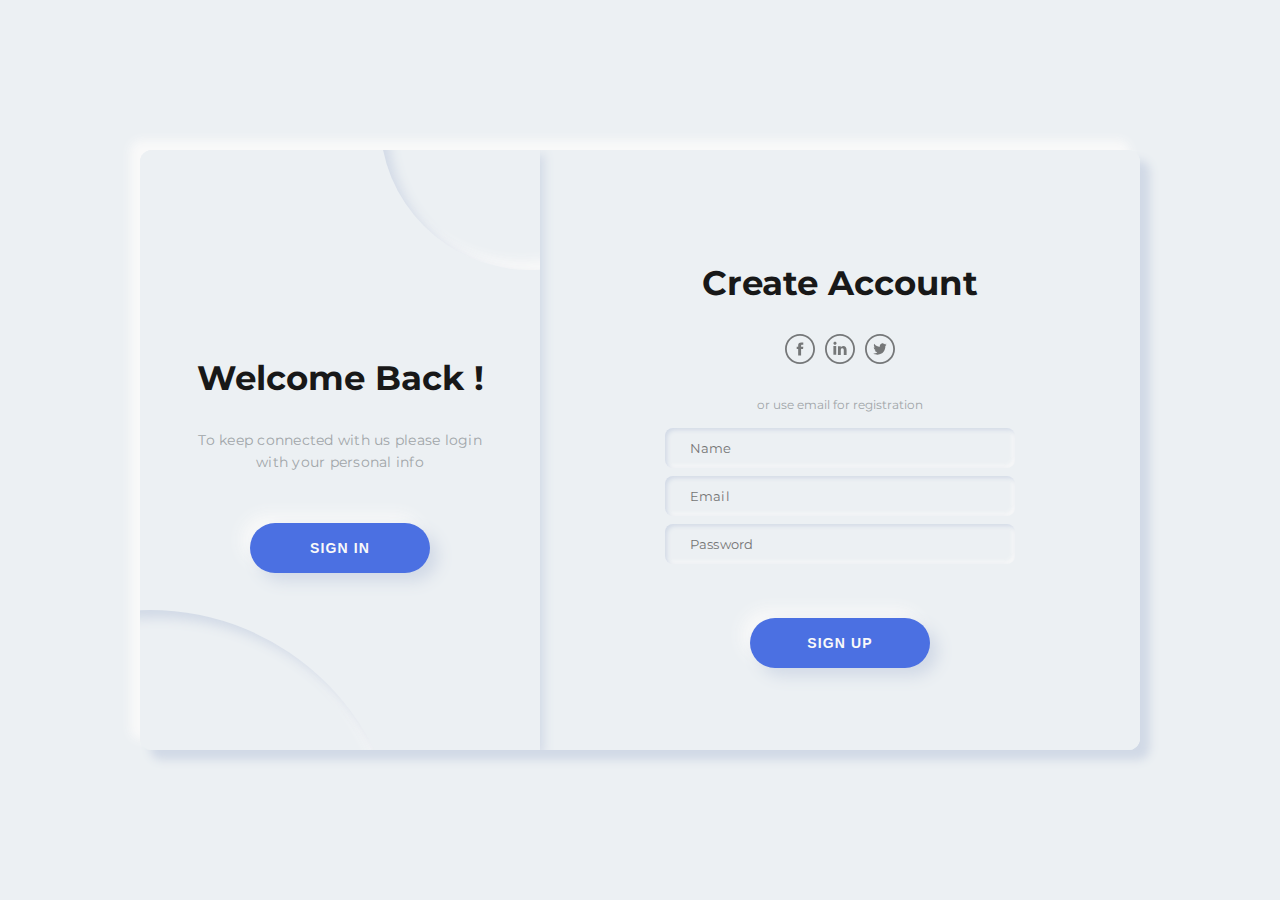
<file: login-page/index.html>
<!DOCTYPE html>
<html lang="es" dir="ltr">
  <head>
    <meta name="viewport" content="width=device-width, user-scalable=no, initial-scale=1.0">
    <meta charset="utf-8">
    <link rel="stylesheet" type="text/css" href="style.css"><link href="https://fonts.googleapis.com/css2?family=Montserrat:wght@400;700;800&display=swap" rel="stylesheet">
  </head>
  <body>
    <div class="main">
      <div class="container a-container" id="a-container">
        <form class="form" id="a-form" method="" action="">
          <h2 class="form_title title">Create Account</h2>
          <div class="form__icons"><img class="form__icon" src="[data-uri]" alt=""><img class="form__icon" src="[data-uri]"><img class="form__icon" src="[data-uri]"></div><span class="form__span">or use email for registration</span>
          <input class="form__input" type="text" placeholder="Name">
          <input class="form__input" type="text" placeholder="Email">
          <input class="form__input" type="password" placeholder="Password">
          <button class="form__button button submit">SIGN UP</button>
        </form>
      </div>
      <div class="container b-container" id="b-container">
        <form class="form" id="b-form" method="" action="">
          <h2 class="form_title title">Sign in to Website</h2>
          <div class="form__icons"><img class="form__icon" src="[data-uri]" alt=""><img class="form__icon" src="[data-uri]"><img class="form__icon" src="[data-uri]"></div><span class="form__span">or use your email account</span>
          <input class="form__input" type="text" placeholder="Email">
          <input class="form__input" type="password" placeholder="Password"><a class="form__link" href="forgot-password.html">Forgot your password?</a>
          <button class="form__button button submit">SIGN IN</button>
        </form>
      </div>
      <div class="switch" id="switch-cnt">
        <div class="switch__circle"></div>
        <div class="switch__circle switch__circle--t"></div>
        <div class="switch__container" id="switch-c1">
          <h2 class="switch__title title">Welcome Back !</h2>
          <p class="switch__description description">To keep connected with us please login with your personal info</p>
          <button class="switch__button button switch-btn">SIGN IN</button>
        </div>
        <div class="switch__container is-hidden" id="switch-c2">
          <h2 class="switch__title title">Hello Friend !</h2>
          <p class="switch__description description">Enter your personal details and start journey with us</p>
          <button class="switch__button button switch-btn">SIGN UP</button>
        </div>
      </div>
    </div>
    <script src="main.js"></script>
  </body>
</html>
</file>
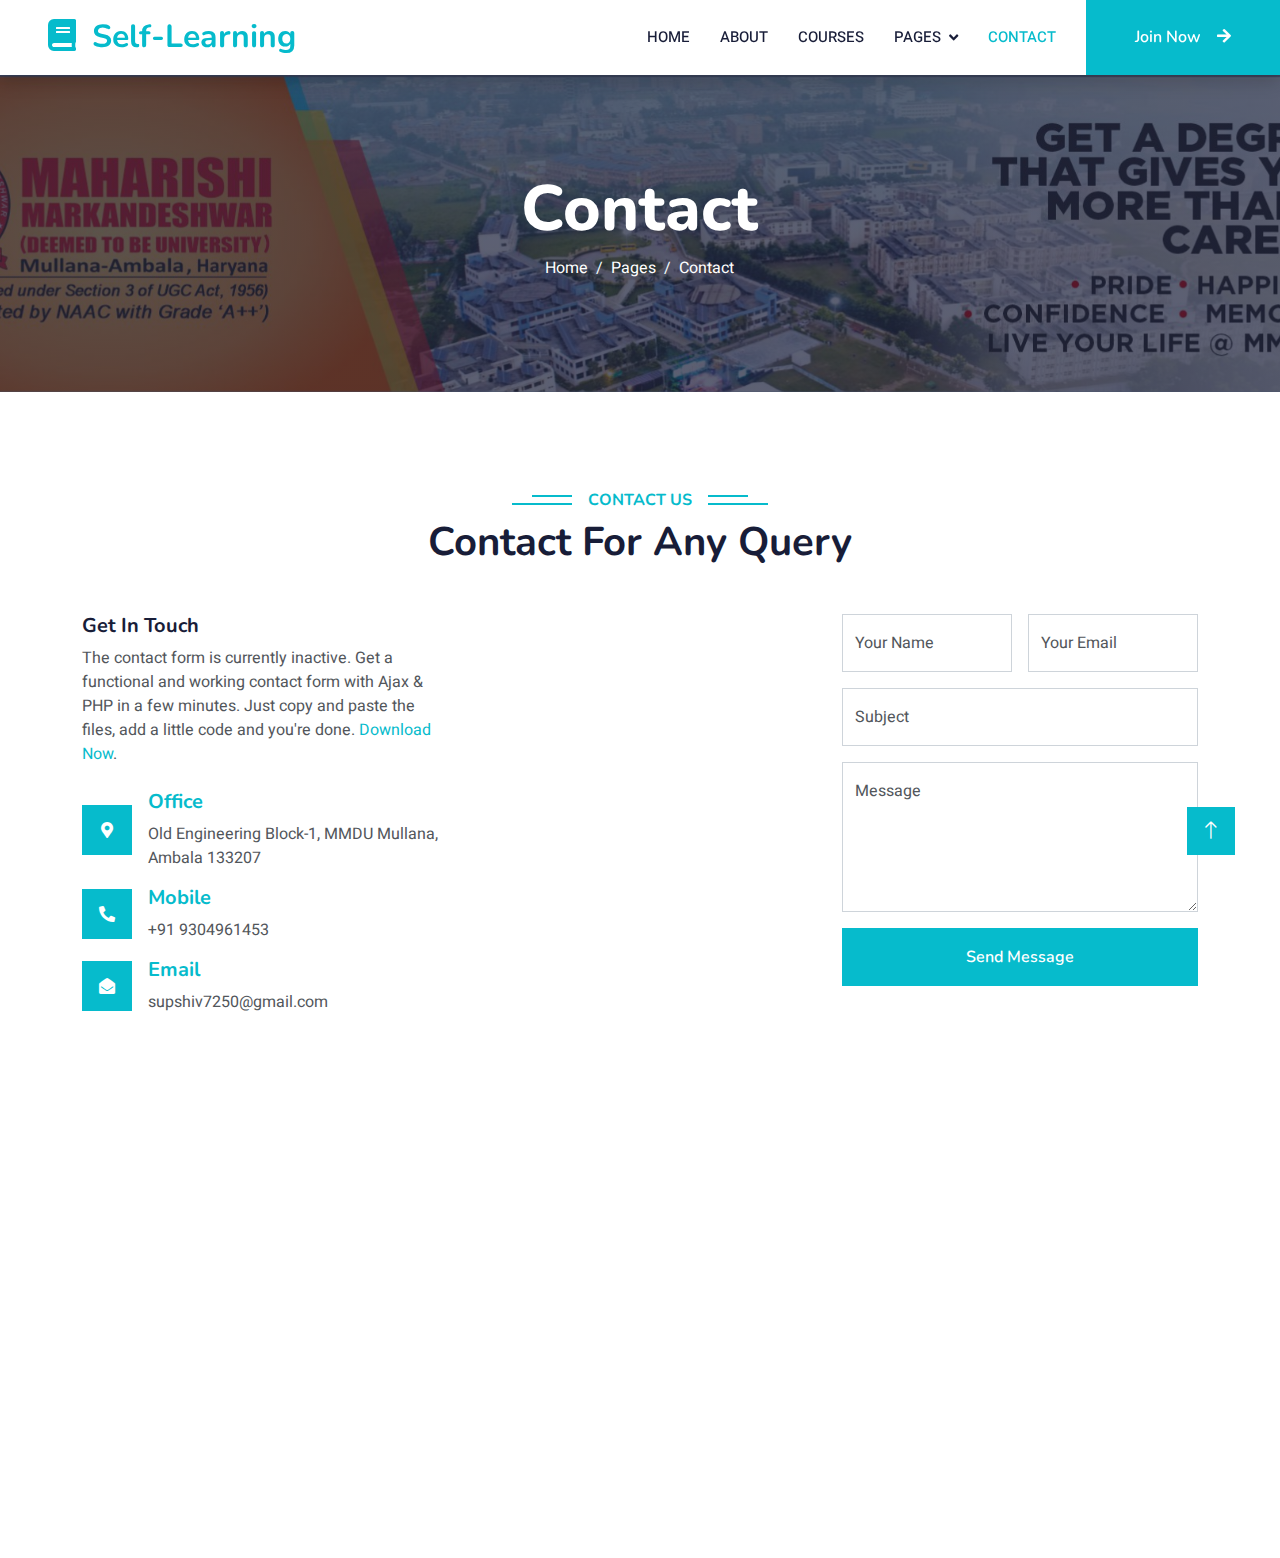
<file: contact.html>
<!DOCTYPE html>
<html lang="en">

<head>
    <meta charset="utf-8">
    <title>Self-Learning</title>
    <meta content="width=device-width, initial-scale=1.0" name="viewport">
    <meta content="" name="keywords">
    <meta content="" name="description">

    <!-- Favicon -->
    <link href="img/favicon.ico" rel="icon">

    <!-- Google Web Fonts -->
    <link rel="preconnect" href="https://fonts.googleapis.com">
    <link rel="preconnect" href="https://fonts.gstatic.com" crossorigin>
    <link href="https://fonts.googleapis.com/css2?family=Heebo:wght@400;500;600&family=Nunito:wght@600;700;800&display=swap" rel="stylesheet">

    <!-- Icon Font Stylesheet -->
    <link href="https://cdnjs.cloudflare.com/ajax/libs/font-awesome/5.10.0/css/all.min.css" rel="stylesheet">
    <link href="https://cdn.jsdelivr.net/npm/bootstrap-icons@1.4.1/font/bootstrap-icons.css" rel="stylesheet">

    <!-- Libraries Stylesheet -->
    <link href="lib/animate/animate.min.css" rel="stylesheet">
    <link href="lib/owlcarousel/assets/owl.carousel.min.css" rel="stylesheet">

    <!-- Customized Bootstrap Stylesheet -->
    <link href="css/bootstrap.min.css" rel="stylesheet">

    <!-- Template Stylesheet -->
    <link href="css/style.css" rel="stylesheet">
</head>

<body>
    <!-- Spinner Start -->
    <div id="spinner" class="show bg-white position-fixed translate-middle w-100 vh-100 top-50 start-50 d-flex align-items-center justify-content-center">
        <div class="spinner-border text-primary" style="width: 3rem; height: 3rem;" role="status">
            <span class="sr-only">Loading...</span>
        </div>
    </div>
    <!-- Spinner End -->


    <!-- Navbar Start -->
    <nav class="navbar navbar-expand-lg bg-white navbar-light shadow sticky-top p-0">
        <a href="index.html" class="navbar-brand d-flex align-items-center px-4 px-lg-5">
            <h2 class="m-0 text-primary"><i class="fa fa-book me-3"></i>Self-Learning</h2>
        </a>
        <button type="button" class="navbar-toggler me-4" data-bs-toggle="collapse" data-bs-target="#navbarCollapse">
            <span class="navbar-toggler-icon"></span>
        </button>
        <div class="collapse navbar-collapse" id="navbarCollapse">
            <div class="navbar-nav ms-auto p-4 p-lg-0">
                <a href="index.html" class="nav-item nav-link">Home</a>
                <a href="about.html" class="nav-item nav-link">About</a>
                <a href="courses.html" class="nav-item nav-link">Courses</a>
                <div class="nav-item dropdown">
                    <a href="#" class="nav-link dropdown-toggle" data-bs-toggle="dropdown">Pages</a>
                    <div class="dropdown-menu fade-down m-0">
                        <a href="team.html" class="dropdown-item">Our Team</a>
                        <a href="testimonial.html" class="dropdown-item">Testimonial</a>
                        <a href="quiz.html" class="dropdown-item">Quiz</a>
                        <a href="Student Profile/index.html" class="dropdown-item">Student Profile</a>
                    </div>
                </div>
                <a href="contact.html" class="nav-item nav-link active">Contact</a>
            </div>
            <a href="login-page/index.html" class="btn btn-primary py-4 px-lg-5 d-none d-lg-block">Join Now<i class="fa fa-arrow-right ms-3"></i></a>
        </div>
    </nav>
    <!-- Navbar End -->


    <!-- Header Start -->
    <div class="container-fluid bg-primary py-5 mb-5 page-header">
        <div class="container py-5">
            <div class="row justify-content-center">
                <div class="col-lg-10 text-center">
                    <h1 class="display-3 text-white animated slideInDown">Contact</h1>
                    <nav aria-label="breadcrumb">
                        <ol class="breadcrumb justify-content-center">
                            <li class="breadcrumb-item"><a class="text-white" href="index.html">Home</a></li>
                            <li class="breadcrumb-item"><a class="text-white" href="#">Pages</a></li>
                            <li class="breadcrumb-item text-white active" aria-current="page">Contact</li>
                        </ol>
                    </nav>
                </div>
            </div>
        </div>
    </div>
    <!-- Header End -->


    <!-- Contact Start -->
    <div class="container-xxl py-5">
        <div class="container">
            <div class="text-center wow fadeInUp" data-wow-delay="0.1s">
                <h6 class="section-title bg-white text-center text-primary px-3">Contact Us</h6>
                <h1 class="mb-5">Contact For Any Query</h1>
            </div>
            <div class="row g-4">
                <div class="col-lg-4 col-md-6 wow fadeInUp" data-wow-delay="0.1s">
                    <h5>Get In Touch</h5>
                    <p class="mb-4">The contact form is currently inactive. Get a functional and working contact form with Ajax & PHP in a few minutes. Just copy and paste the files, add a little code and you're done. <a href="https://htmlcodex.com/contact-form">Download Now</a>.</p>
                    <div class="d-flex align-items-center mb-3">
                        <div class="d-flex align-items-center justify-content-center flex-shrink-0 bg-primary" style="width: 50px; height: 50px;">
                            <i class="fa fa-map-marker-alt text-white"></i>
                        </div>
                        <div class="ms-3">
                            <h5 class="text-primary">Office</h5>
                            <p class="mb-0">Old Engineering Block-1, MMDU Mullana, Ambala 133207</p>
                        </div>
                    </div>
                    <div class="d-flex align-items-center mb-3">
                        <div class="d-flex align-items-center justify-content-center flex-shrink-0 bg-primary" style="width: 50px; height: 50px;">
                            <i class="fa fa-phone-alt text-white"></i>
                        </div>
                        <div class="ms-3">
                            <h5 class="text-primary">Mobile</h5>
                            <p class="mb-0">+91 9304961453</p>
                        </div>
                    </div>
                    <div class="d-flex align-items-center">
                        <div class="d-flex align-items-center justify-content-center flex-shrink-0 bg-primary" style="width: 50px; height: 50px;">
                            <i class="fa fa-envelope-open text-white"></i>
                        </div>
                        <div class="ms-3">
                            <h5 class="text-primary">Email</h5>
                            <p class="mb-0">supshiv7250@gmail.com</p>
                        </div>
                    </div>
                </div>
                <div class="col-lg-4 col-md-6 wow fadeInUp" data-wow-delay="0.3s">
                    <iframe class="position-relative rounded w-100 h-100"
                        src="https://www.google.com/maps/embed?pb=!1m18!1m12!1m3!1d3446.4998565328556!2d77.04213836512005!3d30.25133598180746!2m3!1f0!2f0!3f0!3m2!1i1024!2i768!4f13.1!3m3!1m2!1s0x390fad3287a76ed3%3A0xa95133e0e2192ec1!2sOld%20Engineering%20Block%201!5e0!3m2!1sen!2sin!4v1669486814541!5m2!1sen!2sin"
                        frameborder="0" style="min-height: 300px; border:0;" allowfullscreen="" aria-hidden="false"
                        tabindex="0"></iframe>
                </div>
                <div class="col-lg-4 col-md-12 wow fadeInUp" data-wow-delay="0.5s">
                    <form>
                        <div class="row g-3">
                            <div class="col-md-6">
                                <div class="form-floating">
                                    <input type="text" class="form-control" id="name" placeholder="Your Name">
                                    <label for="name">Your Name</label>
                                </div>
                            </div>
                            <div class="col-md-6">
                                <div class="form-floating">
                                    <input type="email" class="form-control" id="email" placeholder="Your Email">
                                    <label for="email">Your Email</label>
                                </div>
                            </div>
                            <div class="col-12">
                                <div class="form-floating">
                                    <input type="text" class="form-control" id="subject" placeholder="Subject">
                                    <label for="subject">Subject</label>
                                </div>
                            </div>
                            <div class="col-12">
                                <div class="form-floating">
                                    <textarea class="form-control" placeholder="Leave a message here" id="message" style="height: 150px"></textarea>
                                    <label for="message">Message</label>
                                </div>
                            </div>
                            <div class="col-12">
                                <button class="btn btn-primary w-100 py-3" type="submit">Send Message</button>
                            </div>
                        </div>
                    </form>
                </div>
            </div>
        </div>
    </div>
    <!-- Contact End -->


    <!-- Footer Start -->
    <div class="container-fluid bg-dark text-light footer pt-5 mt-5 wow fadeIn" data-wow-delay="0.1s">
        <div class="container py-5">
            <div class="row g-5">
                <div class="col-lg-3 col-md-6">
                    <h4 class="text-white mb-3">Quick Link</h4>
                    <a class="btn btn-link" href="">About Us</a>
                    <a class="btn btn-link" href="">Contact Us</a>
                    <a class="btn btn-link" href="">Privacy Policy</a>
                    <a class="btn btn-link" href="">Terms & Condition</a>
                    <a class="btn btn-link" href="">FAQs & Help</a>
                </div>
                <div class="col-lg-3 col-md-6">
                    <h4 class="text-white mb-3">Contact</h4>
                    <p class="mb-2"><i class="fa fa-map-marker-alt me-3"></i>Old Engineering Block-1, MMDU Mullana, Ambala 133207</p>
                    <p class="mb-2"><i class="fa fa-phone-alt me-3"></i>+91 9304961453</p>
                    <p class="mb-2"><i class="fa fa-envelope me-3"></i>supshiv7250@gmail.com</p>
                    <div class="d-flex pt-2">
                        <a class="btn btn-outline-light btn-social" href=""><i class="fab fa-twitter"></i></a>
                        <a class="btn btn-outline-light btn-social" href=""><i class="fab fa-facebook-f"></i></a>
                        <a class="btn btn-outline-light btn-social" href=""><i class="fab fa-youtube"></i></a>
                        <a class="btn btn-outline-light btn-social" href=""><i class="fab fa-linkedin-in"></i></a>
                    </div>
                </div>
                <div class="col-lg-3 col-md-6">
                    <h4 class="text-white mb-3">Gallery</h4>
                    <div class="row g-2 pt-2">
                        <div class="col-4">
                            <img class="img-fluid bg-light p-1" src="img/course-1.jpg" alt="">
                        </div>
                        <div class="col-4">
                            <img class="img-fluid bg-light p-1" src="img/course-2.jpg" alt="">
                        </div>
                        <div class="col-4">
                            <img class="img-fluid bg-light p-1" src="img/course-3.jpg" alt="">
                        </div>
                        <div class="col-4">
                            <img class="img-fluid bg-light p-1" src="img/course-2.jpg" alt="">
                        </div>
                        <div class="col-4">
                            <img class="img-fluid bg-light p-1" src="img/course-3.jpg" alt="">
                        </div>
                        <div class="col-4">
                            <img class="img-fluid bg-light p-1" src="img/course-1.jpg" alt="">
                        </div>
                    </div>
                </div>
                <div class="col-lg-3 col-md-6">
                    <h4 class="text-white mb-3">Log In</h4>
                    <p>If you have already created account. Fill your E-mail Here and SignUp</p>
                    <div class="position-relative mx-auto" style="max-width: 400px;">
                        <input class="form-control border-0 w-100 py-3 ps-4 pe-5" type="text" placeholder="Your email">
                        <button type="button" class="btn btn-primary py-2 position-absolute top-0 end-0 mt-2 me-2">SignUp</button>
                    </div>
                </div>
            </div>
        </div>
        <div class="container">
            <div class="copyright">
                <div class="row">
                    <div class="col-md-6 text-center text-md-start mb-3 mb-md-0">
                        &copy; <a class="border-bottom" href="#">Self-Learning</a>, All Right Reserved.

                        <!--/*** This template is free as long as you keep the footer author’s credit link/attribution link/backlink. If you'd like to use the template without the footer author’s credit link/attribution link/backlink, you can purchase the Credit Removal License from "https://htmlcodex.com/credit-removal". Thank you for your support. ***/-->
                        Designed By <a class="border-bottom" href="https://htmlcodex.com">Team Developer</a><br><br>
                    </div>
                    <div class="col-md-6 text-center text-md-end">
                        <div class="footer-menu">
                            <a href="">Home</a>
                            <a href="">Cookies</a>
                            <a href="">Help</a>
                            <a href="">FQAs</a>
                        </div>
                    </div>
                </div>
            </div>
        </div>
    </div>
    <!-- Footer End -->


    <!-- Back to Top -->
    <a href="#" class="btn btn-lg btn-primary btn-lg-square back-to-top"><i class="bi bi-arrow-up"></i></a>


    <!-- JavaScript Libraries -->
    <script src="https://code.jquery.com/jquery-3.4.1.min.js"></script>
    <script src="https://cdn.jsdelivr.net/npm/bootstrap@5.0.0/dist/js/bootstrap.bundle.min.js"></script>
    <script src="lib/wow/wow.min.js"></script>
    <script src="lib/easing/easing.min.js"></script>
    <script src="lib/waypoints/waypoints.min.js"></script>
    <script src="lib/owlcarousel/owl.carousel.min.js"></script>

    <!-- Template Javascript -->
    <script src="js/main.js"></script>
</body>

</html>
</file>
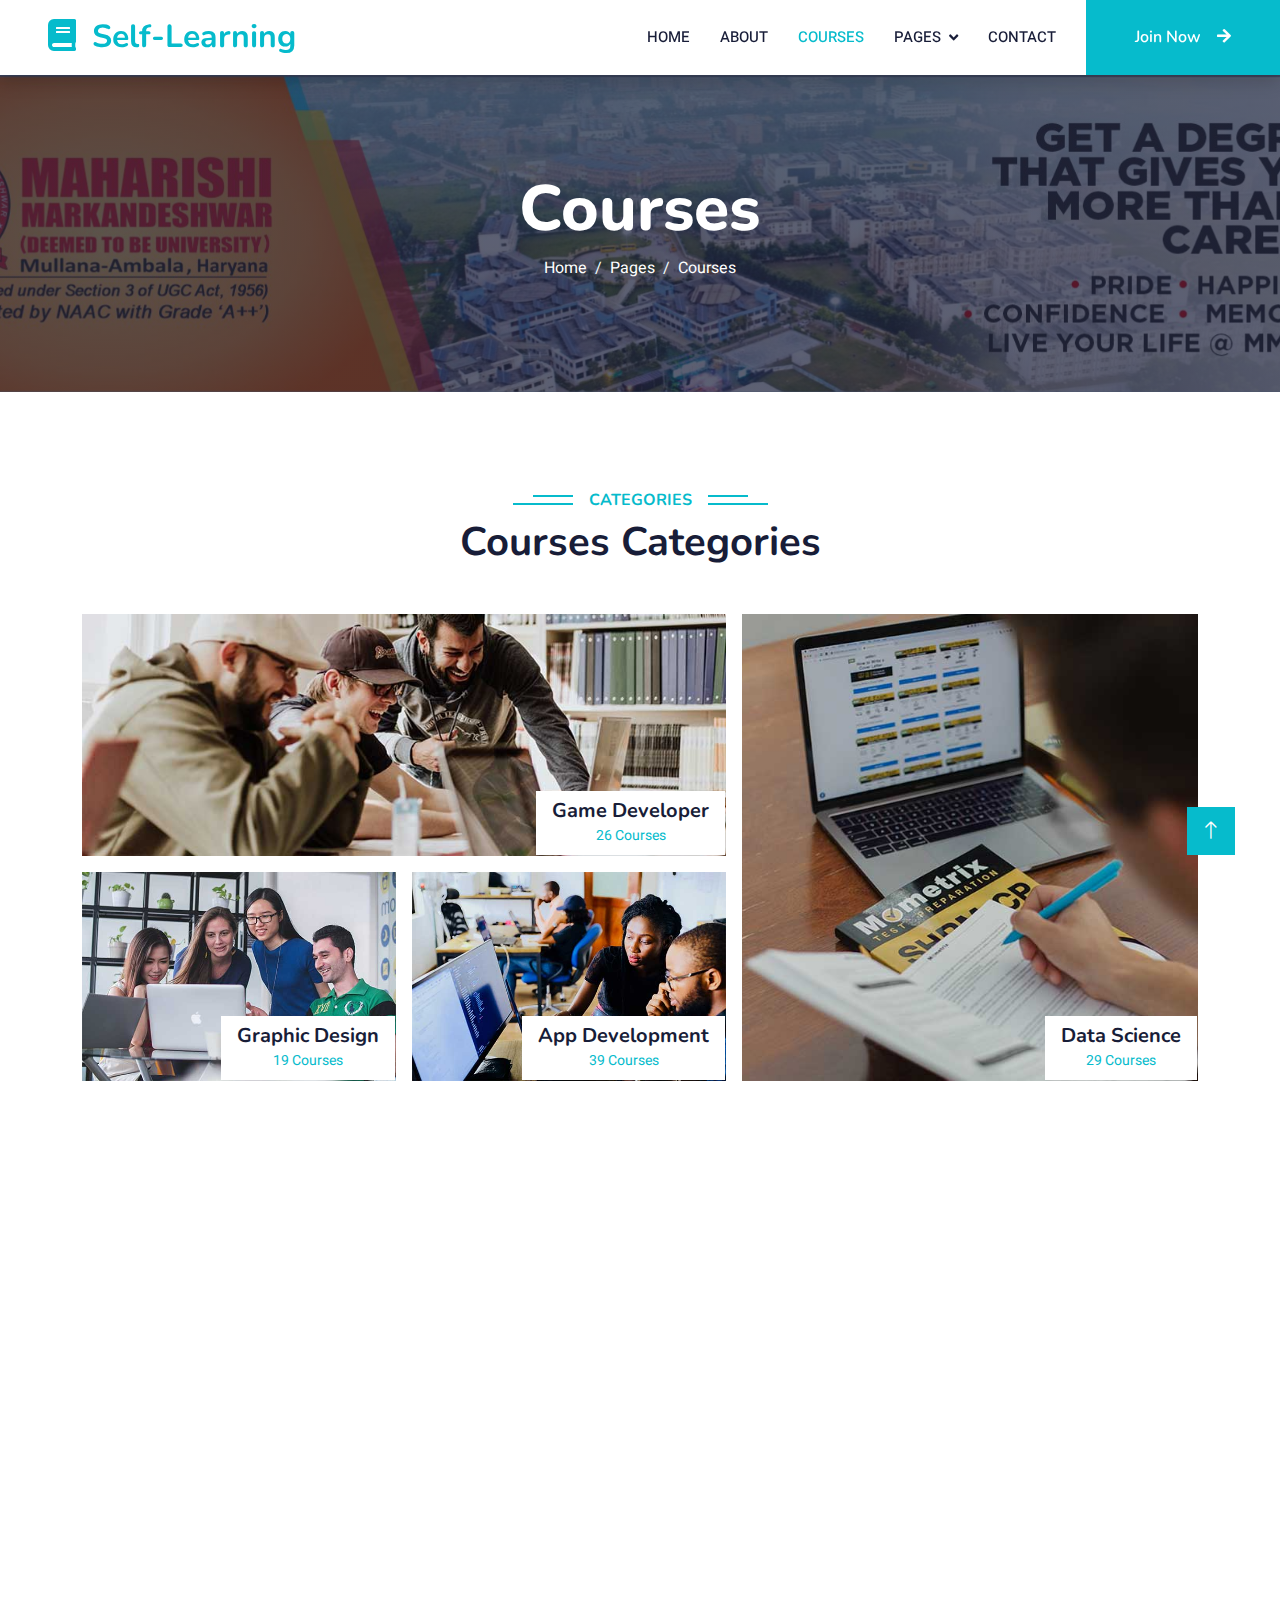
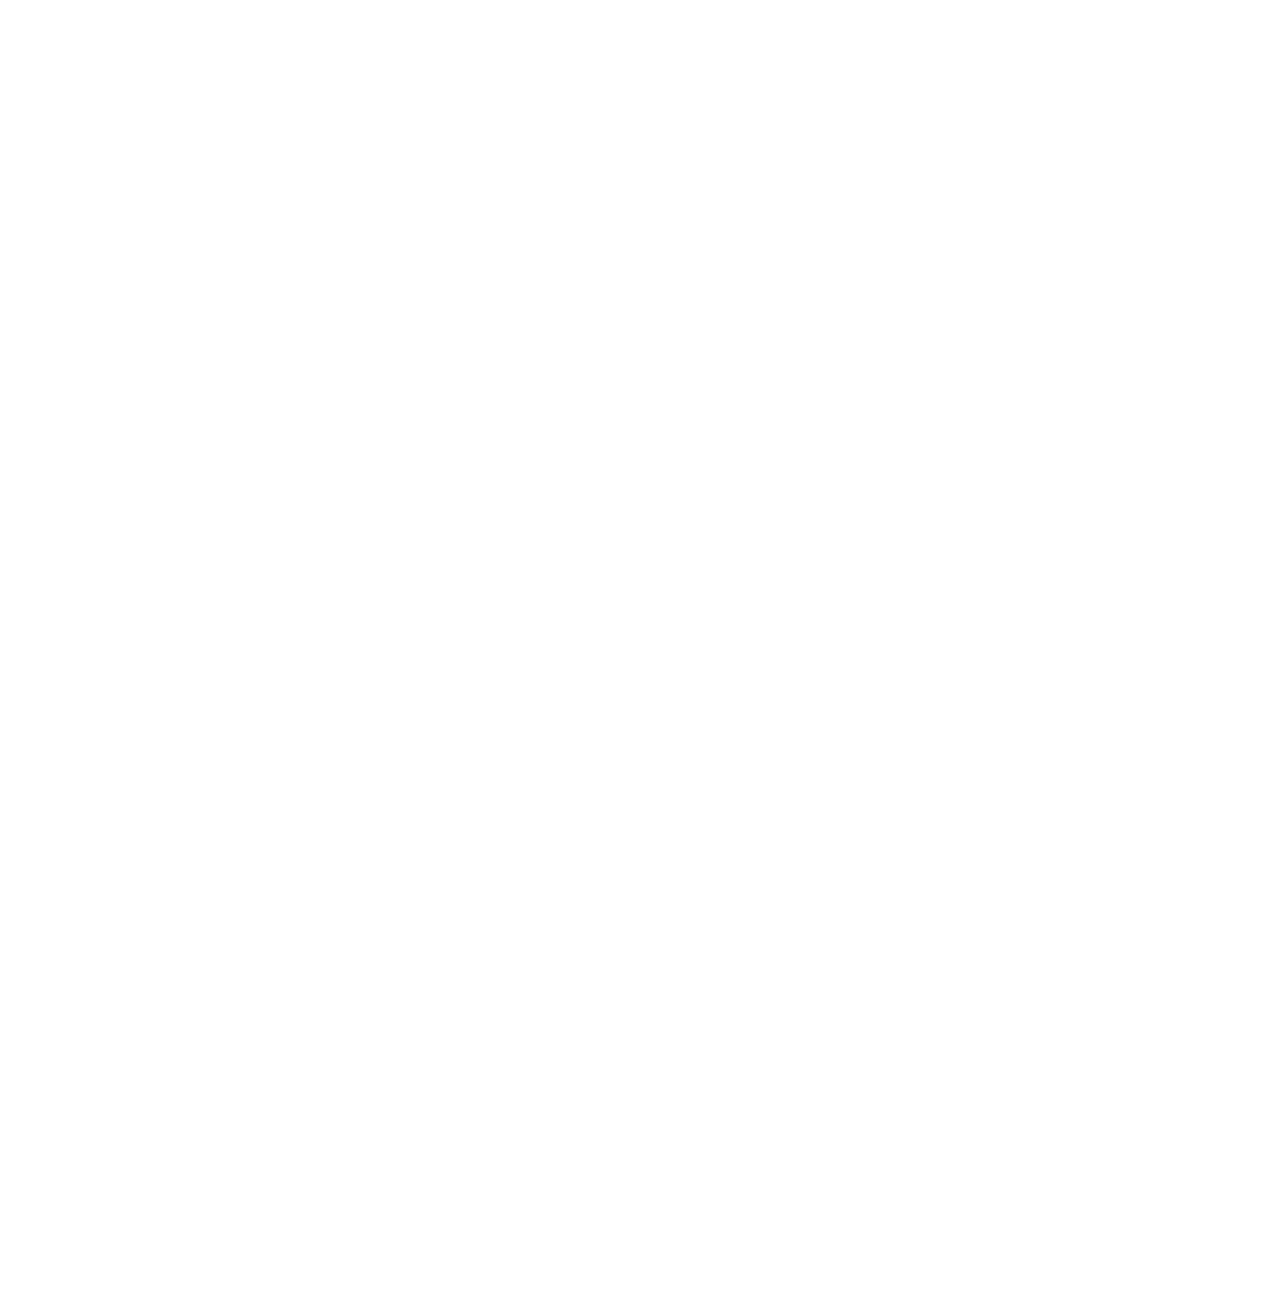
<file: courses.html>
<!DOCTYPE html>
<html lang="en">

<head>
    <meta charset="utf-8">
    <title>Self-Learning</title>
    <meta content="width=device-width, initial-scale=1.0" name="viewport">
    <meta content="" name="keywords">
    <meta content="" name="description">

    <!-- Favicon -->
    <link href="img/favicon.ico" rel="icon">

    <!-- Google Web Fonts -->
    <link rel="preconnect" href="https://fonts.googleapis.com">
    <link rel="preconnect" href="https://fonts.gstatic.com" crossorigin>
    <link href="https://fonts.googleapis.com/css2?family=Heebo:wght@400;500;600&family=Nunito:wght@600;700;800&display=swap" rel="stylesheet">

    <!-- Icon Font Stylesheet -->
    <link href="https://cdnjs.cloudflare.com/ajax/libs/font-awesome/5.10.0/css/all.min.css" rel="stylesheet">
    <link href="https://cdn.jsdelivr.net/npm/bootstrap-icons@1.4.1/font/bootstrap-icons.css" rel="stylesheet">

    <!-- Libraries Stylesheet -->
    <link href="lib/animate/animate.min.css" rel="stylesheet">
    <link href="lib/owlcarousel/assets/owl.carousel.min.css" rel="stylesheet">

    <!-- Customized Bootstrap Stylesheet -->
    <link href="css/bootstrap.min.css" rel="stylesheet">

    <!-- Template Stylesheet -->
    <link href="css/style.css" rel="stylesheet">
</head>

<body>
    <!-- Spinner Start -->
    <div id="spinner" class="show bg-white position-fixed translate-middle w-100 vh-100 top-50 start-50 d-flex align-items-center justify-content-center">
        <div class="spinner-border text-primary" style="width: 3rem; height: 3rem;" role="status">
            <span class="sr-only">Loading...</span>
        </div>
    </div>
    <!-- Spinner End -->


    <!-- Navbar Start -->
    <nav class="navbar navbar-expand-lg bg-white navbar-light shadow sticky-top p-0">
        <a href="index.html" class="navbar-brand d-flex align-items-center px-4 px-lg-5">
            <h2 class="m-0 text-primary"><i class="fa fa-book me-3"></i>Self-Learning</h2>
        </a>
        <button type="button" class="navbar-toggler me-4" data-bs-toggle="collapse" data-bs-target="#navbarCollapse">
            <span class="navbar-toggler-icon"></span>
        </button>
        <div class="collapse navbar-collapse" id="navbarCollapse">
            <div class="navbar-nav ms-auto p-4 p-lg-0">
                <a href="index.html" class="nav-item nav-link">Home</a>
                <a href="about.html" class="nav-item nav-link">About</a>
                <a href="courses.html" class="nav-item nav-link active">Courses</a>
                <div class="nav-item dropdown">
                    <a href="#" class="nav-link dropdown-toggle" data-bs-toggle="dropdown">Pages</a>
                    <div class="dropdown-menu fade-down m-0">
                        <a href="team.html" class="dropdown-item">Our Team</a>
                        <a href="testimonial.html" class="dropdown-item">Testimonial</a>
                        <a href="quiz.html" class="dropdown-item">Quiz</a>
                        <a href="Student Profile/index.html" class="dropdown-item">Student Profile</a>
                    </div>
                </div>
                <a href="contact.html" class="nav-item nav-link">Contact</a>
            </div>
            <a href="login-page/index.html" class="btn btn-primary py-4 px-lg-5 d-none d-lg-block">Join Now<i class="fa fa-arrow-right ms-3"></i></a>
        </div>
    </nav>
    <!-- Navbar End -->


    <!-- Header Start -->
    <div class="container-fluid bg-primary py-5 mb-5 page-header">
        <div class="container py-5">
            <div class="row justify-content-center">
                <div class="col-lg-10 text-center">
                    <h1 class="display-3 text-white animated slideInDown">Courses</h1>
                    <nav aria-label="breadcrumb">
                        <ol class="breadcrumb justify-content-center">
                            <li class="breadcrumb-item"><a class="text-white" href="#">Home</a></li>
                            <li class="breadcrumb-item"><a class="text-white" href="#">Pages</a></li>
                            <li class="breadcrumb-item text-white active" aria-current="page">Courses</li>
                        </ol>
                    </nav>
                </div>
            </div>
        </div>
    </div>
    <!-- Header End -->


    <!-- Categories Start -->
    <div class="container-xxl py-5 category">
        <div class="container">
            <div class="text-center wow fadeInUp" data-wow-delay="0.1s">
                <h6 class="section-title bg-white text-center text-primary px-3">Categories</h6>
                <h1 class="mb-5">Courses Categories</h1>
            </div>
            <div class="row g-3">
                <div class="col-lg-7 col-md-6">
                    <div class="row g-3">
                        <div class="col-lg-12 col-md-12 wow zoomIn" data-wow-delay="0.1s">
                            <a class="position-relative d-block overflow-hidden" href="">
                                <img class="img-fluid" src="img/cat-1.jpg" alt="">
                                <div class="bg-white text-center position-absolute bottom-0 end-0 py-2 px-3" style="margin: 1px;">
                                    <h5 class="m-0">Game Developer</h5>
                                    <small class="text-primary">26 Courses</small>
                                </div>
                            </a>
                        </div>
                        <div class="col-lg-6 col-md-12 wow zoomIn" data-wow-delay="0.3s">
                            <a class="position-relative d-block overflow-hidden" href="">
                                <img class="img-fluid" src="img/cat-2.jpg" alt="">
                                <div class="bg-white text-center position-absolute bottom-0 end-0 py-2 px-3" style="margin: 1px;">
                                    <h5 class="m-0">Graphic Design</h5>
                                    <small class="text-primary">19 Courses</small>
                                </div>
                            </a>
                        </div>
                        <div class="col-lg-6 col-md-12 wow zoomIn" data-wow-delay="0.5s">
                            <a class="position-relative d-block overflow-hidden" href="">
                                <img class="img-fluid" src="img/cat-3.jpg" alt="">
                                <div class="bg-white text-center position-absolute bottom-0 end-0 py-2 px-3" style="margin: 1px;">
                                    <h5 class="m-0">App Development</h5>
                                    <small class="text-primary">39 Courses</small>
                                </div>
                            </a>
                        </div>
                    </div>
                </div>
                <div class="col-lg-5 col-md-6 wow zoomIn" data-wow-delay="0.7s" style="min-height: 350px;">
                    <a class="position-relative d-block h-100 overflow-hidden" href="">
                        <img class="img-fluid position-absolute w-100 h-100" src="img/cat-4.jpg" alt="" style="object-fit: cover;">
                        <div class="bg-white text-center position-absolute bottom-0 end-0 py-2 px-3" style="margin:  1px;">
                            <h5 class="m-0">Data Science</h5>
                            <small class="text-primary">29 Courses</small>
                        </div>
                    </a>
                </div>
            </div>
        </div>
    </div>
    <!-- Categories Start -->


    <!-- Courses Start -->
    <div class="container-xxl py-5">
        <div class="container">
            <div class="text-center wow fadeInUp" data-wow-delay="0.1s">
                <h6 class="section-title bg-white text-center text-primary px-3">Courses</h6>
                <h1 class="mb-5">Popular Courses</h1>
            </div>
            <div class="row g-4 justify-content-center">
                <div class="col-lg-4 col-md-6 wow fadeInUp" data-wow-delay="0.1s">
                    <div class="course-item bg-light">
                        <div class="position-relative overflow-hidden">
                            <img class="img-fluid" src="img/course-1.jpg" alt="">
                            <div class="w-100 d-flex justify-content-center position-absolute bottom-0 start-0 mb-4">
                                <a href="#" class="flex-shrink-0 btn btn-sm btn-primary px-3 border-end" style="border-radius: 30px 0 0 30px;">Read More</a>
                                <a href="#" class="flex-shrink-0 btn btn-sm btn-primary px-3" style="border-radius: 0 30px 30px 0;">Join Now</a>
                            </div>
                        </div>
                        <div class="text-center p-4 pb-0">
                            <h3 class="mb-0">₹10999.00</h3>
                            <div class="mb-3">
                                <small class="fa fa-star text-primary"></small>
                                <small class="fa fa-star text-primary"></small>
                                <small class="fa fa-star text-primary"></small>
                                <small class="fa fa-star text-primary"></small>
                                <small class="fa fa-star text-primary"></small>
                                <small>(123)</small>
                            </div>
                            <h5 class="mb-4">Game Developer</h5>
                        </div>
                        <div class="d-flex border-top">
                            <small class="flex-fill text-center border-end py-2"><i class="fa fa-user-tie text-primary me-2"></i>John Doe</small>
                            <small class="flex-fill text-center border-end py-2"><i class="fa fa-clock text-primary me-2"></i>1.49 Hrs</small>
                            <small class="flex-fill text-center py-2"><i class="fa fa-user text-primary me-2"></i>30 Students</small>
                        </div>
                    </div>
                </div>
                <div class="col-lg-4 col-md-6 wow fadeInUp" data-wow-delay="0.3s">
                    <div class="course-item bg-light">
                        <div class="position-relative overflow-hidden">
                            <img class="img-fluid" src="img/course-2.jpg" alt="">
                            <div class="w-100 d-flex justify-content-center position-absolute bottom-0 start-0 mb-4">
                                <a href="#" class="flex-shrink-0 btn btn-sm btn-primary px-3 border-end" style="border-radius: 30px 0 0 30px;">Read More</a>
                                <a href="#" class="flex-shrink-0 btn btn-sm btn-primary px-3" style="border-radius: 0 30px 30px 0;">Join Now</a>
                            </div>
                        </div>
                        <div class="text-center p-4 pb-0">
                            <h3 class="mb-0">₹10999.00</h3>
                            <div class="mb-3">
                                <small class="fa fa-star text-primary"></small>
                                <small class="fa fa-star text-primary"></small>
                                <small class="fa fa-star text-primary"></small>
                                <small class="fa fa-star text-primary"></small>
                                <small class="fa fa-star text-primary"></small>
                                <small>(123)</small>
                            </div>
                            <h5 class="mb-4">App & Website Developer</h5>
                        </div>
                        <div class="d-flex border-top">
                            <small class="flex-fill text-center border-end py-2"><i class="fa fa-user-tie text-primary me-2"></i>John Doe</small>
                            <small class="flex-fill text-center border-end py-2"><i class="fa fa-clock text-primary me-2"></i>1.49 Hrs</small>
                            <small class="flex-fill text-center py-2"><i class="fa fa-user text-primary me-2"></i>30 Students</small>
                        </div>
                    </div>
                </div>
                <div class="col-lg-4 col-md-6 wow fadeInUp" data-wow-delay="0.5s">
                    <div class="course-item bg-light">
                        <div class="position-relative overflow-hidden">
                            <img class="img-fluid" src="img/course-3.jpg" alt="">
                            <div class="w-100 d-flex justify-content-center position-absolute bottom-0 start-0 mb-4">
                                <a href="#" class="flex-shrink-0 btn btn-sm btn-primary px-3 border-end" style="border-radius: 30px 0 0 30px;">Read More</a>
                                <a href="#" class="flex-shrink-0 btn btn-sm btn-primary px-3" style="border-radius: 0 30px 30px 0;">Join Now</a>
                            </div>
                        </div>
                        <div class="text-center p-4 pb-0">
                            <h3 class="mb-0">₹20999.00</h3>
                            <div class="mb-3">
                                <small class="fa fa-star text-primary"></small>
                                <small class="fa fa-star text-primary"></small>
                                <small class="fa fa-star text-primary"></small>
                                <small class="fa fa-star text-primary"></small>
                                <small class="fa fa-star text-primary"></small>
                                <small>(123)</small>
                            </div>
                            <h5 class="mb-4">Data Science</h5>
                        </div>
                        <div class="d-flex border-top">
                            <small class="flex-fill text-center border-end py-2"><i class="fa fa-user-tie text-primary me-2"></i>John Doe</small>
                            <small class="flex-fill text-center border-end py-2"><i class="fa fa-clock text-primary me-2"></i>1.49 Hrs</small>
                            <small class="flex-fill text-center py-2"><i class="fa fa-user text-primary me-2"></i>30 Students</small>
                        </div>
                    </div>
                </div>
            </div>
        </div>
    </div>
    <!-- Courses End -->


        <!-- Testimonial Start -->
        <div class="container-xxl py-5 wow fadeInUp" data-wow-delay="0.1s">
            <div class="container">
                <div class="text-center">
                    <h6 class="section-title bg-white text-center text-primary px-3">Testimonial</h6>
                    <h1 class="mb-5">Our Students Say!</h1>
                </div>
                <div class="owl-carousel testimonial-carousel position-relative">
                    <div class="testimonial-item text-center">
                        <img class="border rounded-circle p-2 mx-auto mb-3" src="img/testimonial-1.jpg" style="width: 80px; height: 80px;">
                        <h5 class="mb-0">Akanksha Kumari</h5>
                        <p>Student At Patna University</p>
                        <div class="testimonial-text bg-light text-center p-4">
                        <p class="mb-0">Currently I Am Pursing BBA From Patna University. My Hobbie is to learn new thing so my friend recommed this website to learn website development. and i am impressed from this website. This website have the good teacher and good study matarils.</p>
                        </div>
                    </div>
                    <div class="testimonial-item text-center">
                        <img class="border rounded-circle p-2 mx-auto mb-3" src="img/testimonial-2.jpg" style="width: 80px; height: 80px;">
                        <h5 class="mb-0">Aman Kumar</h5>
                        <p>Student At Patliputra University</p>
                        <div class="testimonial-text bg-light text-center p-4">
                        <p class="mb-0">The Quiz context is very helpful to judge that how much we have learned</p>
                        </div>
                    </div>
                    <div class="testimonial-item text-center">
                        <img class="border rounded-circle p-2 mx-auto mb-3" src="img/testimonial-3.jpg" style="width: 80px; height: 80px;">
                        <h5 class="mb-0">Anuj Kumar</h5>
                        <p>Student At Amity University</p>
                        <div class="testimonial-text bg-light text-center p-4">
                        <p class="mb-0">This Website have the good teacher who clear our all doubt.</p>
                        </div>
                    </div>
                    <div class="testimonial-item text-center">
                        <img class="border rounded-circle p-2 mx-auto mb-3" src="img/testimonial-4.jpg" style="width: 80px; height: 80px;">
                        <h5 class="mb-0">Lisha Kumari</h5>
                        <p>Student At RIT Roorkee</p>
                        <div class="testimonial-text bg-light text-center p-4">
                        <p class="mb-0">Impressed with the learning style.</p>
                        </div>
                    </div>
                </div>
            </div>
        </div>
        <!-- Testimonial End -->
        

    <!-- Footer Start -->
    <div class="container-fluid bg-dark text-light footer pt-5 mt-5 wow fadeIn" data-wow-delay="0.1s">
        <div class="container py-5">
            <div class="row g-5">
                <div class="col-lg-3 col-md-6">
                    <h4 class="text-white mb-3">Quick Link</h4>
                    <a class="btn btn-link" href="">About Us</a>
                    <a class="btn btn-link" href="">Contact Us</a>
                    <a class="btn btn-link" href="">Privacy Policy</a>
                    <a class="btn btn-link" href="">Terms & Condition</a>
                    <a class="btn btn-link" href="">FAQs & Help</a>
                </div>
                <div class="col-lg-3 col-md-6">
                    <h4 class="text-white mb-3">Contact</h4>
                    <p class="mb-2"><i class="fa fa-map-marker-alt me-3"></i>Old Engineering Block-1, MMDU Mullana, Ambala 133207</p>
                    <p class="mb-2"><i class="fa fa-phone-alt me-3"></i>+91 9304961453</p>
                    <p class="mb-2"><i class="fa fa-envelope me-3"></i>supshiv7250@gmail.com</p>
                    <div class="d-flex pt-2">
                        <a class="btn btn-outline-light btn-social" href=""><i class="fab fa-twitter"></i></a>
                        <a class="btn btn-outline-light btn-social" href=""><i class="fab fa-facebook-f"></i></a>
                        <a class="btn btn-outline-light btn-social" href=""><i class="fab fa-youtube"></i></a>
                        <a class="btn btn-outline-light btn-social" href=""><i class="fab fa-linkedin-in"></i></a>
                    </div>
                </div>
                <div class="col-lg-3 col-md-6">
                    <h4 class="text-white mb-3">Gallery</h4>
                    <div class="row g-2 pt-2">
                        <div class="col-4">
                            <img class="img-fluid bg-light p-1" src="img/course-1.jpg" alt="">
                        </div>
                        <div class="col-4">
                            <img class="img-fluid bg-light p-1" src="img/course-2.jpg" alt="">
                        </div>
                        <div class="col-4">
                            <img class="img-fluid bg-light p-1" src="img/course-3.jpg" alt="">
                        </div>
                        <div class="col-4">
                            <img class="img-fluid bg-light p-1" src="img/course-2.jpg" alt="">
                        </div>
                        <div class="col-4">
                            <img class="img-fluid bg-light p-1" src="img/course-3.jpg" alt="">
                        </div>
                        <div class="col-4">
                            <img class="img-fluid bg-light p-1" src="img/course-1.jpg" alt="">
                        </div>
                    </div>
                </div>
                <div class="col-lg-3 col-md-6">
                    <h4 class="text-white mb-3">Log In</h4>
                    <p>If you have already created account. Fill your E-mail Here and SignUp</p>
                    <div class="position-relative mx-auto" style="max-width: 400px;">
                        <input class="form-control border-0 w-100 py-3 ps-4 pe-5" type="text" placeholder="Your email">
                        <button type="button" class="btn btn-primary py-2 position-absolute top-0 end-0 mt-2 me-2">SignUp</button>
                    </div>
                </div>
            </div>
        </div>
        <div class="container">
            <div class="copyright">
                <div class="row">
                    <div class="col-md-6 text-center text-md-start mb-3 mb-md-0">
                        &copy; <a class="border-bottom" href="#">Self-Learning</a>, All Right Reserved.

                        <!--/*** This template is free as long as you keep the footer author’s credit link/attribution link/backlink. If you'd like to use the template without the footer author’s credit link/attribution link/backlink, you can purchase the Credit Removal License from "https://htmlcodex.com/credit-removal". Thank you for your support. ***/-->
                        Designed By <a class="border-bottom" href="https://htmlcodex.com">Team Developer</a><br><br>
                    </div>
                    <div class="col-md-6 text-center text-md-end">
                        <div class="footer-menu">
                            <a href="">Home</a>
                            <a href="">Cookies</a>
                            <a href="">Help</a>
                            <a href="">FQAs</a>
                        </div>
                    </div>
                </div>
            </div>
        </div>
    </div>
    <!-- Footer End -->


    <!-- Back to Top -->
    <a href="#" class="btn btn-lg btn-primary btn-lg-square back-to-top"><i class="bi bi-arrow-up"></i></a>


    <!-- JavaScript Libraries -->
    <script src="https://code.jquery.com/jquery-3.4.1.min.js"></script>
    <script src="https://cdn.jsdelivr.net/npm/bootstrap@5.0.0/dist/js/bootstrap.bundle.min.js"></script>
    <script src="lib/wow/wow.min.js"></script>
    <script src="lib/easing/easing.min.js"></script>
    <script src="lib/waypoints/waypoints.min.js"></script>
    <script src="lib/owlcarousel/owl.carousel.min.js"></script>

    <!-- Template Javascript -->
    <script src="js/main.js"></script>
</body>

</html>
</file>
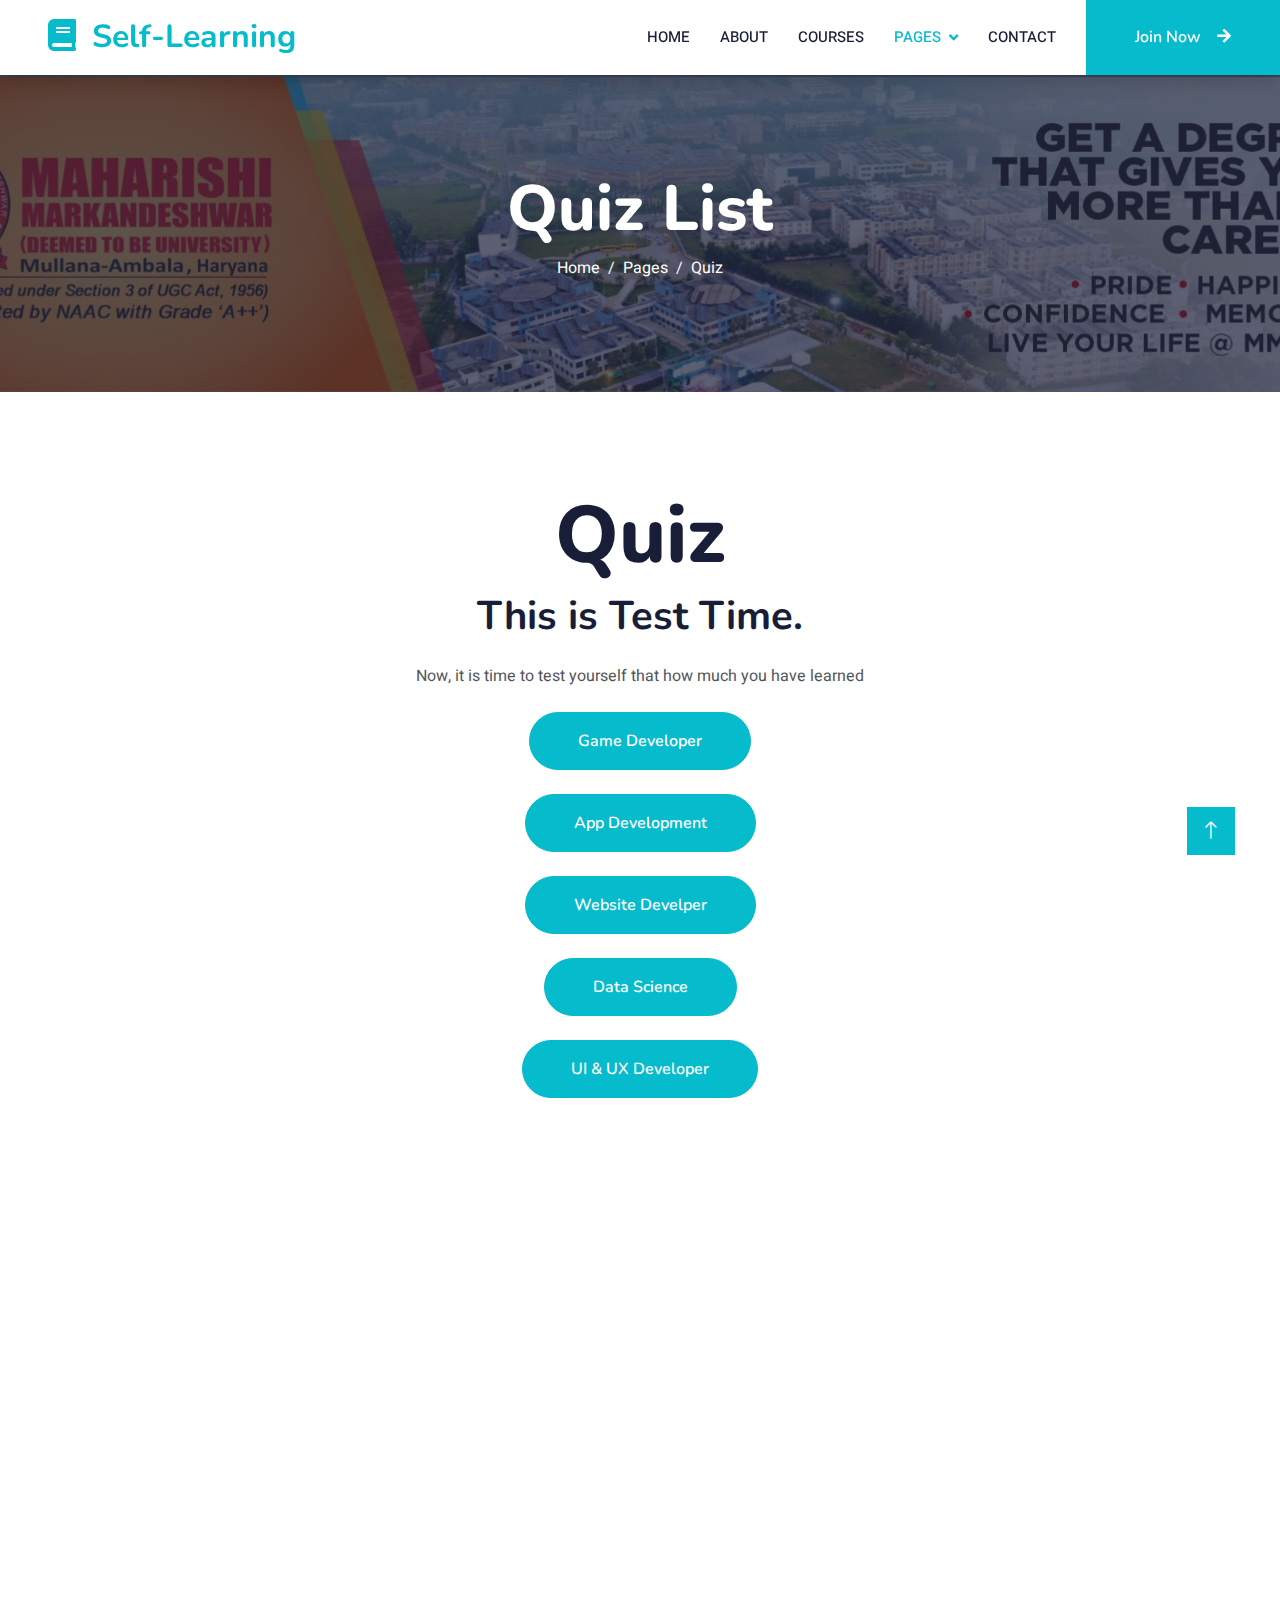
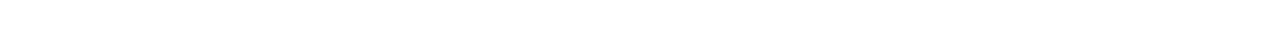
<file: quiz.html>
<!DOCTYPE html>
<html lang="en">

<head>
    <meta charset="utf-8">
    <title>Self-Learning</title>
    <meta content="width=device-width, initial-scale=1.0" name="viewport">
    <meta content="" name="keywords">
    <meta content="" name="description">

    <!-- Favicon -->
    <link href="img/favicon.ico" rel="icon">

    <!-- Google Web Fonts -->
    <link rel="preconnect" href="https://fonts.googleapis.com">
    <link rel="preconnect" href="https://fonts.gstatic.com" crossorigin>
    <link href="https://fonts.googleapis.com/css2?family=Heebo:wght@400;500;600&family=Nunito:wght@600;700;800&display=swap" rel="stylesheet">

    <!-- Icon Font Stylesheet -->
    <link href="https://cdnjs.cloudflare.com/ajax/libs/font-awesome/5.10.0/css/all.min.css" rel="stylesheet">
    <link href="https://cdn.jsdelivr.net/npm/bootstrap-icons@1.4.1/font/bootstrap-icons.css" rel="stylesheet">

    <!-- Libraries Stylesheet -->
    <link href="lib/animate/animate.min.css" rel="stylesheet">
    <link href="lib/owlcarousel/assets/owl.carousel.min.css" rel="stylesheet">

    <!-- Customized Bootstrap Stylesheet -->
    <link href="css/bootstrap.min.css" rel="stylesheet">

    <!-- Template Stylesheet -->
    <link href="css/style.css" rel="stylesheet">
</head>

<body>
    <!-- Spinner Start -->
    <div id="spinner" class="show bg-white position-fixed translate-middle w-100 vh-100 top-50 start-50 d-flex align-items-center justify-content-center">
        <div class="spinner-border text-primary" style="width: 3rem; height: 3rem;" role="status">
            <span class="sr-only">Loading...</span>
        </div>
    </div>
    <!-- Spinner End -->


    <!-- Navbar Start -->
    <nav class="navbar navbar-expand-lg bg-white navbar-light shadow sticky-top p-0">
        <a href="index.html" class="navbar-brand d-flex align-items-center px-4 px-lg-5">
            <h2 class="m-0 text-primary"><i class="fa fa-book me-3"></i>Self-Learning</h2>
        </a>
        <button type="button" class="navbar-toggler me-4" data-bs-toggle="collapse" data-bs-target="#navbarCollapse">
            <span class="navbar-toggler-icon"></span>
        </button>
        <div class="collapse navbar-collapse" id="navbarCollapse">
            <div class="navbar-nav ms-auto p-4 p-lg-0">
                <a href="index.html" class="nav-item nav-link">Home</a>
                <a href="about.html" class="nav-item nav-link">About</a>
                <a href="courses.html" class="nav-item nav-link">Courses</a>
                <div class="nav-item dropdown">
                    <a href="#" class="nav-link dropdown-toggle active" data-bs-toggle="dropdown">Pages</a>
                    <div class="dropdown-menu fade-down m-0">
                        <a href="team.html" class="dropdown-item">Our Team</a>
                        <a href="testimonial.html" class="dropdown-item">Testimonial</a>
                        <a href="quiz.html" class="dropdown-item active">Quiz</a>
                        <a href="Student Profile/index.html" class="dropdown-item">Student Profile</a>
                    </div>
                </div>
                <a href="contact.html" class="nav-item nav-link">Contact</a>
            </div>
            <a href="login-page/index.html" class="btn btn-primary py-4 px-lg-5 d-none d-lg-block">Join Now<i class="fa fa-arrow-right ms-3"></i></a>
        </div>
    </nav>
    <!-- Navbar End -->


    <!-- Header Start -->
    <div class="container-fluid bg-primary py-5 mb-5 page-header">
        <div class="container py-5">
            <div class="row justify-content-center">
                <div class="col-lg-10 text-center">
                    <h1 class="display-3 text-white animated slideInDown">Quiz List</h1>
                    <nav aria-label="breadcrumb">
                        <ol class="breadcrumb justify-content-center">
                            <li class="breadcrumb-item"><a class="text-white" href="#">Home</a></li>
                            <li class="breadcrumb-item"><a class="text-white" href="#">Pages</a></li>
                            <li class="breadcrumb-item text-white active" aria-current="page">Quiz</li>
                        </ol>
                    </nav>
                </div>
            </div>
        </div>
    </div>
    <!-- Header End -->


    <!-- 404 Start -->
    <div class="container-xxl py-5 wow fadeInUp" data-wow-delay="0.1s">
        <div class="container text-center">
            <div class="row justify-content-center">
                <div class="col-lg-6">
                    <h1 class="display-1">Quiz</h1>
                    <h1 class="mb-4">This is Test Time.</h1>
                    <p class="mb-4">Now, it is time to test yourself that how much you have learned </p>
                    <a class="btn btn-primary rounded-pill py-3 px-5" href="quiz_webpage/game.html">Game Developer</a>
                    <br>
                    <br>
                    <a class="btn btn-primary rounded-pill py-3 px-5" href="quiz_webpage/app.html">App Development</a>
                    <br>
                    <br>
                    <a class="btn btn-primary rounded-pill py-3 px-5" href="quiz_webpage/web.html">Website Develper</a>
                    <br>
                    <br>
                    <a class="btn btn-primary rounded-pill py-3 px-5" href="quiz_webpage/datascience.html">Data Science</a>
                    <br>
                    <br>
                    <a class="btn btn-primary rounded-pill py-3 px-5" href="quiz_webpage/ui&ux.html">UI & UX Developer</a>
                </div>
            </div>
        </div>
    </div>
    <!-- 404 End -->
        

         <!-- Footer Start -->
         <div class="container-fluid bg-dark text-light footer pt-5 mt-5 wow fadeIn" data-wow-delay="0.1s">
            <div class="container py-5">
                <div class="row g-5">
                    <div class="col-lg-3 col-md-6">
                        <h4 class="text-white mb-3">Quick Link</h4>
                        <a class="btn btn-link" href="">About Us</a>
                        <a class="btn btn-link" href="">Contact Us</a>
                        <a class="btn btn-link" href="">Privacy Policy</a>
                        <a class="btn btn-link" href="">Terms & Condition</a>
                        <a class="btn btn-link" href="">FAQs & Help</a>
                    </div>
                    <div class="col-lg-3 col-md-6">
                        <h4 class="text-white mb-3">Contact</h4>
                        <p class="mb-2"><i class="fa fa-map-marker-alt me-3"></i>Old Engineering Block-1, MMDU Mullana, Ambala 133207</p>
                        <p class="mb-2"><i class="fa fa-phone-alt me-3"></i>+91 9304961453</p>
                        <p class="mb-2"><i class="fa fa-envelope me-3"></i>supshiv7250@gmail.com</p>
                        <div class="d-flex pt-2">
                            <a class="btn btn-outline-light btn-social" href=""><i class="fab fa-twitter"></i></a>
                            <a class="btn btn-outline-light btn-social" href=""><i class="fab fa-facebook-f"></i></a>
                            <a class="btn btn-outline-light btn-social" href=""><i class="fab fa-youtube"></i></a>
                            <a class="btn btn-outline-light btn-social" href=""><i class="fab fa-linkedin-in"></i></a>
                        </div>
                    </div>
                    <div class="col-lg-3 col-md-6">
                        <h4 class="text-white mb-3">Gallery</h4>
                        <div class="row g-2 pt-2">
                            <div class="col-4">
                                <img class="img-fluid bg-light p-1" src="img/course-1.jpg" alt="">
                            </div>
                            <div class="col-4">
                                <img class="img-fluid bg-light p-1" src="img/course-2.jpg" alt="">
                            </div>
                            <div class="col-4">
                                <img class="img-fluid bg-light p-1" src="img/course-3.jpg" alt="">
                            </div>
                            <div class="col-4">
                                <img class="img-fluid bg-light p-1" src="img/course-2.jpg" alt="">
                            </div>
                            <div class="col-4">
                                <img class="img-fluid bg-light p-1" src="img/course-3.jpg" alt="">
                            </div>
                            <div class="col-4">
                                <img class="img-fluid bg-light p-1" src="img/course-1.jpg" alt="">
                            </div>
                        </div>
                    </div>
                    <div class="col-lg-3 col-md-6">
                        <h4 class="text-white mb-3">Log In</h4>
                        <p>If you have already created account. Fill your E-mail Here and SignUp</p>
                        <div class="position-relative mx-auto" style="max-width: 400px;">
                            <input class="form-control border-0 w-100 py-3 ps-4 pe-5" type="text" placeholder="Your email">
                            <button type="button" class="btn btn-primary py-2 position-absolute top-0 end-0 mt-2 me-2">SignUp</button>
                        </div>
                    </div>
                </div>
            </div>
            <div class="container">
                <div class="copyright">
                    <div class="row">
                        <div class="col-md-6 text-center text-md-start mb-3 mb-md-0">
                            &copy; <a class="border-bottom" href="#">Self-Learning</a>, All Right Reserved.
    
                            <!--/*** This template is free as long as you keep the footer author’s credit link/attribution link/backlink. If you'd like to use the template without the footer author’s credit link/attribution link/backlink, you can purchase the Credit Removal License from "https://htmlcodex.com/credit-removal". Thank you for your support. ***/-->
                            Designed By <a class="border-bottom" href="https://htmlcodex.com">Team Developer</a><br><br>
                        </div>
                        <div class="col-md-6 text-center text-md-end">
                            <div class="footer-menu">
                                <a href="">Home</a>
                                <a href="">Cookies</a>
                                <a href="">Help</a>
                                <a href="">FQAs</a>
                            </div>
                        </div>
                    </div>
                </div>
            </div>
        </div>
        <!-- Footer End -->


    <!-- Back to Top -->
    <a href="#" class="btn btn-lg btn-primary btn-lg-square back-to-top"><i class="bi bi-arrow-up"></i></a>


    <!-- JavaScript Libraries -->
    <script src="https://code.jquery.com/jquery-3.4.1.min.js"></script>
    <script src="https://cdn.jsdelivr.net/npm/bootstrap@5.0.0/dist/js/bootstrap.bundle.min.js"></script>
    <script src="lib/wow/wow.min.js"></script>
    <script src="lib/easing/easing.min.js"></script>
    <script src="lib/waypoints/waypoints.min.js"></script>
    <script src="lib/owlcarousel/owl.carousel.min.js"></script>

    <!-- Template Javascript -->
    <script src="js/main.js"></script>
</body>

</html>
</file>
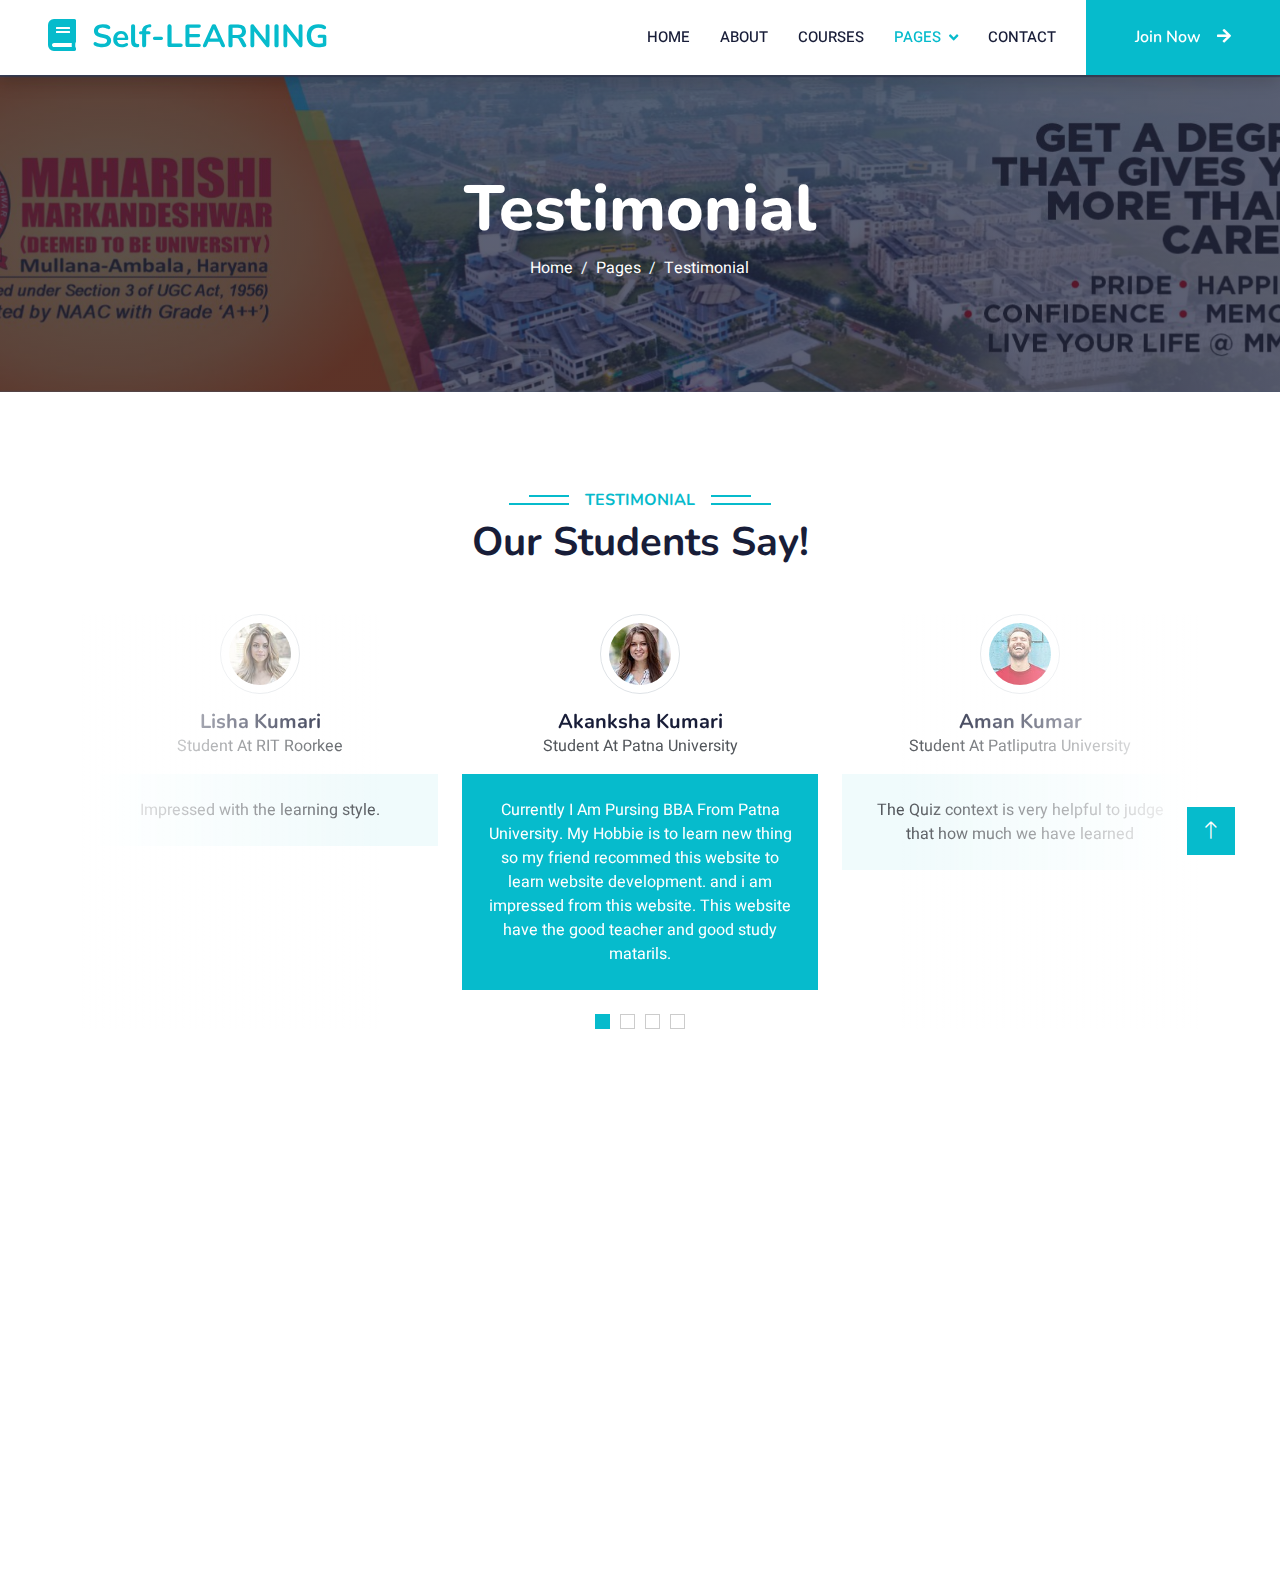
<file: testimonial.html>
<!DOCTYPE html>
<html lang="en">

<head>
    <meta charset="utf-8">
    <title>Self-Learning</title>
    <meta content="width=device-width, initial-scale=1.0" name="viewport">
    <meta content="" name="keywords">
    <meta content="" name="description">

    <!-- Favicon -->
    <link href="img/favicon.ico" rel="icon">

    <!-- Google Web Fonts -->
    <link rel="preconnect" href="https://fonts.googleapis.com">
    <link rel="preconnect" href="https://fonts.gstatic.com" crossorigin>
    <link href="https://fonts.googleapis.com/css2?family=Heebo:wght@400;500;600&family=Nunito:wght@600;700;800&display=swap" rel="stylesheet">

    <!-- Icon Font Stylesheet -->
    <link href="https://cdnjs.cloudflare.com/ajax/libs/font-awesome/5.10.0/css/all.min.css" rel="stylesheet">
    <link href="https://cdn.jsdelivr.net/npm/bootstrap-icons@1.4.1/font/bootstrap-icons.css" rel="stylesheet">

    <!-- Libraries Stylesheet -->
    <link href="lib/animate/animate.min.css" rel="stylesheet">
    <link href="lib/owlcarousel/assets/owl.carousel.min.css" rel="stylesheet">

    <!-- Customized Bootstrap Stylesheet -->
    <link href="css/bootstrap.min.css" rel="stylesheet">

    <!-- Template Stylesheet -->
    <link href="css/style.css" rel="stylesheet">
</head>

<body>
    <!-- Spinner Start -->
    <div id="spinner" class="show bg-white position-fixed translate-middle w-100 vh-100 top-50 start-50 d-flex align-items-center justify-content-center">
        <div class="spinner-border text-primary" style="width: 3rem; height: 3rem;" role="status">
            <span class="sr-only">Loading...</span>
        </div>
    </div>
    <!-- Spinner End -->


    <!-- Navbar Start -->
    <nav class="navbar navbar-expand-lg bg-white navbar-light shadow sticky-top p-0">
        <a href="index.html" class="navbar-brand d-flex align-items-center px-4 px-lg-5">
            <h2 class="m-0 text-primary"><i class="fa fa-book me-3"></i>Self-LEARNING</h2>
        </a>
        <button type="button" class="navbar-toggler me-4" data-bs-toggle="collapse" data-bs-target="#navbarCollapse">
            <span class="navbar-toggler-icon"></span>
        </button>
        <div class="collapse navbar-collapse" id="navbarCollapse">
            <div class="navbar-nav ms-auto p-4 p-lg-0">
                <a href="index.html" class="nav-item nav-link">Home</a>
                <a href="about.html" class="nav-item nav-link">About</a>
                <a href="courses.html" class="nav-item nav-link">Courses</a>
                <div class="nav-item dropdown">
                    <a href="#" class="nav-link dropdown-toggle active" data-bs-toggle="dropdown">Pages</a>
                    <div class="dropdown-menu fade-down m-0">
                        <a href="team.html" class="dropdown-item">Our Team</a>
                        <a href="testimonial.html" class="dropdown-item active">Testimonial</a>
                        <a href="quiz.html" class="dropdown-item">Quiz</a>
                        <a href="Student Profile/index.html" class="dropdown-item">Student Profile</a>
                    </div>
                </div>
                <a href="contact.html" class="nav-item nav-link">Contact</a>
            </div>
            <a href="login-page/index.html" class="btn btn-primary py-4 px-lg-5 d-none d-lg-block">Join Now<i class="fa fa-arrow-right ms-3"></i></a>
        </div>
    </nav>
    <!-- Navbar End -->


    <!-- Header Start -->
    <div class="container-fluid bg-primary py-5 mb-5 page-header">
        <div class="container py-5">
            <div class="row justify-content-center">
                <div class="col-lg-10 text-center">
                    <h1 class="display-3 text-white animated slideInDown">Testimonial</h1>
                    <nav aria-label="breadcrumb">
                        <ol class="breadcrumb justify-content-center">
                            <li class="breadcrumb-item"><a class="text-white" href="#">Home</a></li>
                            <li class="breadcrumb-item"><a class="text-white" href="#">Pages</a></li>
                            <li class="breadcrumb-item text-white active" aria-current="page">Testimonial</li>
                        </ol>
                    </nav>
                </div>
            </div>
        </div>
    </div>
    <!-- Header End -->


<!-- Testimonial Start -->
<div class="container-xxl py-5 wow fadeInUp" data-wow-delay="0.1s">
    <div class="container">
        <div class="text-center">
            <h6 class="section-title bg-white text-center text-primary px-3">Testimonial</h6>
            <h1 class="mb-5">Our Students Say!</h1>
        </div>
        <div class="owl-carousel testimonial-carousel position-relative">
            <div class="testimonial-item text-center">
                <img class="border rounded-circle p-2 mx-auto mb-3" src="img/testimonial-1.jpg" style="width: 80px; height: 80px;">
                <h5 class="mb-0">Akanksha Kumari</h5>
                <p>Student At Patna University</p>
                <div class="testimonial-text bg-light text-center p-4">
                <p class="mb-0">Currently I Am Pursing BBA From Patna University. My Hobbie is to learn new thing so my friend recommed this website to learn website development. and i am impressed from this website. This website have the good teacher and good study matarils.</p>
                </div>
            </div>
            <div class="testimonial-item text-center">
                <img class="border rounded-circle p-2 mx-auto mb-3" src="img/testimonial-2.jpg" style="width: 80px; height: 80px;">
                <h5 class="mb-0">Aman Kumar</h5>
                <p>Student At Patliputra University</p>
                <div class="testimonial-text bg-light text-center p-4">
                <p class="mb-0">The Quiz context is very helpful to judge that how much we have learned</p>
                </div>
            </div>
            <div class="testimonial-item text-center">
                <img class="border rounded-circle p-2 mx-auto mb-3" src="img/testimonial-3.jpg" style="width: 80px; height: 80px;">
                <h5 class="mb-0">Anuj Kumar</h5>
                <p>Student At Amity University</p>
                <div class="testimonial-text bg-light text-center p-4">
                <p class="mb-0">This Website have the good teacher who clear our all doubt.</p>
                </div>
            </div>
            <div class="testimonial-item text-center">
                <img class="border rounded-circle p-2 mx-auto mb-3" src="img/testimonial-4.jpg" style="width: 80px; height: 80px;">
                <h5 class="mb-0">Lisha Kumari</h5>
                <p>Student At RIT Roorkee</p>
                <div class="testimonial-text bg-light text-center p-4">
                <p class="mb-0">Impressed with the learning style.</p>
                </div>
            </div>
        </div>
    </div>
</div>
<!-- Testimonial End -->
        

    <!-- Footer Start -->
    <div class="container-fluid bg-dark text-light footer pt-5 mt-5 wow fadeIn" data-wow-delay="0.1s">
        <div class="container py-5">
            <div class="row g-5">
                <div class="col-lg-3 col-md-6">
                    <h4 class="text-white mb-3">Quick Link</h4>
                    <a class="btn btn-link" href="">About Us</a>
                    <a class="btn btn-link" href="">Contact Us</a>
                    <a class="btn btn-link" href="">Privacy Policy</a>
                    <a class="btn btn-link" href="">Terms & Condition</a>
                    <a class="btn btn-link" href="">FAQs & Help</a>
                </div>
                <div class="col-lg-3 col-md-6">
                    <h4 class="text-white mb-3">Contact</h4>
                    <p class="mb-2"><i class="fa fa-map-marker-alt me-3"></i>Old Engineering Block-1, MMDU Mullana, Ambala 133207</p>
                    <p class="mb-2"><i class="fa fa-phone-alt me-3"></i>+91 9304961453</p>
                    <p class="mb-2"><i class="fa fa-envelope me-3"></i>supshiv7250@gmail.com</p>
                    <div class="d-flex pt-2">
                        <a class="btn btn-outline-light btn-social" href=""><i class="fab fa-twitter"></i></a>
                        <a class="btn btn-outline-light btn-social" href=""><i class="fab fa-facebook-f"></i></a>
                        <a class="btn btn-outline-light btn-social" href=""><i class="fab fa-youtube"></i></a>
                        <a class="btn btn-outline-light btn-social" href=""><i class="fab fa-linkedin-in"></i></a>
                    </div>
                </div>
                <div class="col-lg-3 col-md-6">
                    <h4 class="text-white mb-3">Gallery</h4>
                    <div class="row g-2 pt-2">
                        <div class="col-4">
                            <img class="img-fluid bg-light p-1" src="img/course-1.jpg" alt="">
                        </div>
                        <div class="col-4">
                            <img class="img-fluid bg-light p-1" src="img/course-2.jpg" alt="">
                        </div>
                        <div class="col-4">
                            <img class="img-fluid bg-light p-1" src="img/course-3.jpg" alt="">
                        </div>
                        <div class="col-4">
                            <img class="img-fluid bg-light p-1" src="img/course-2.jpg" alt="">
                        </div>
                        <div class="col-4">
                            <img class="img-fluid bg-light p-1" src="img/course-3.jpg" alt="">
                        </div>
                        <div class="col-4">
                            <img class="img-fluid bg-light p-1" src="img/course-1.jpg" alt="">
                        </div>
                    </div>
                </div>
                <div class="col-lg-3 col-md-6">
                    <h4 class="text-white mb-3">Log In</h4>
                    <p>If you have already created account. Fill your E-mail Here and SignUp</p>
                    <div class="position-relative mx-auto" style="max-width: 400px;">
                        <input class="form-control border-0 w-100 py-3 ps-4 pe-5" type="text" placeholder="Your email">
                        <button type="button" class="btn btn-primary py-2 position-absolute top-0 end-0 mt-2 me-2">SignUp</button>
                    </div>
                </div>
            </div>
        </div>
        <div class="container">
            <div class="copyright">
                <div class="row">
                    <div class="col-md-6 text-center text-md-start mb-3 mb-md-0">
                        &copy; <a class="border-bottom" href="#">Self-Learning</a>, All Right Reserved.

                        <!--/*** This template is free as long as you keep the footer author’s credit link/attribution link/backlink. If you'd like to use the template without the footer author’s credit link/attribution link/backlink, you can purchase the Credit Removal License from "https://htmlcodex.com/credit-removal". Thank you for your support. ***/-->
                        Designed By <a class="border-bottom" href="https://htmlcodex.com">Team Developer</a><br><br>
                    </div>
                    <div class="col-md-6 text-center text-md-end">
                        <div class="footer-menu">
                            <a href="">Home</a>
                            <a href="">Cookies</a>
                            <a href="">Help</a>
                            <a href="">FQAs</a>
                        </div>
                    </div>
                </div>
            </div>
        </div>
    </div>
    <!-- Footer End -->


    <!-- Back to Top -->
    <a href="#" class="btn btn-lg btn-primary btn-lg-square back-to-top"><i class="bi bi-arrow-up"></i></a>


    <!-- JavaScript Libraries -->
    <script src="https://code.jquery.com/jquery-3.4.1.min.js"></script>
    <script src="https://cdn.jsdelivr.net/npm/bootstrap@5.0.0/dist/js/bootstrap.bundle.min.js"></script>
    <script src="lib/wow/wow.min.js"></script>
    <script src="lib/easing/easing.min.js"></script>
    <script src="lib/waypoints/waypoints.min.js"></script>
    <script src="lib/owlcarousel/owl.carousel.min.js"></script>

    <!-- Template Javascript -->
    <script src="js/main.js"></script>
</body>

</html>
</file>
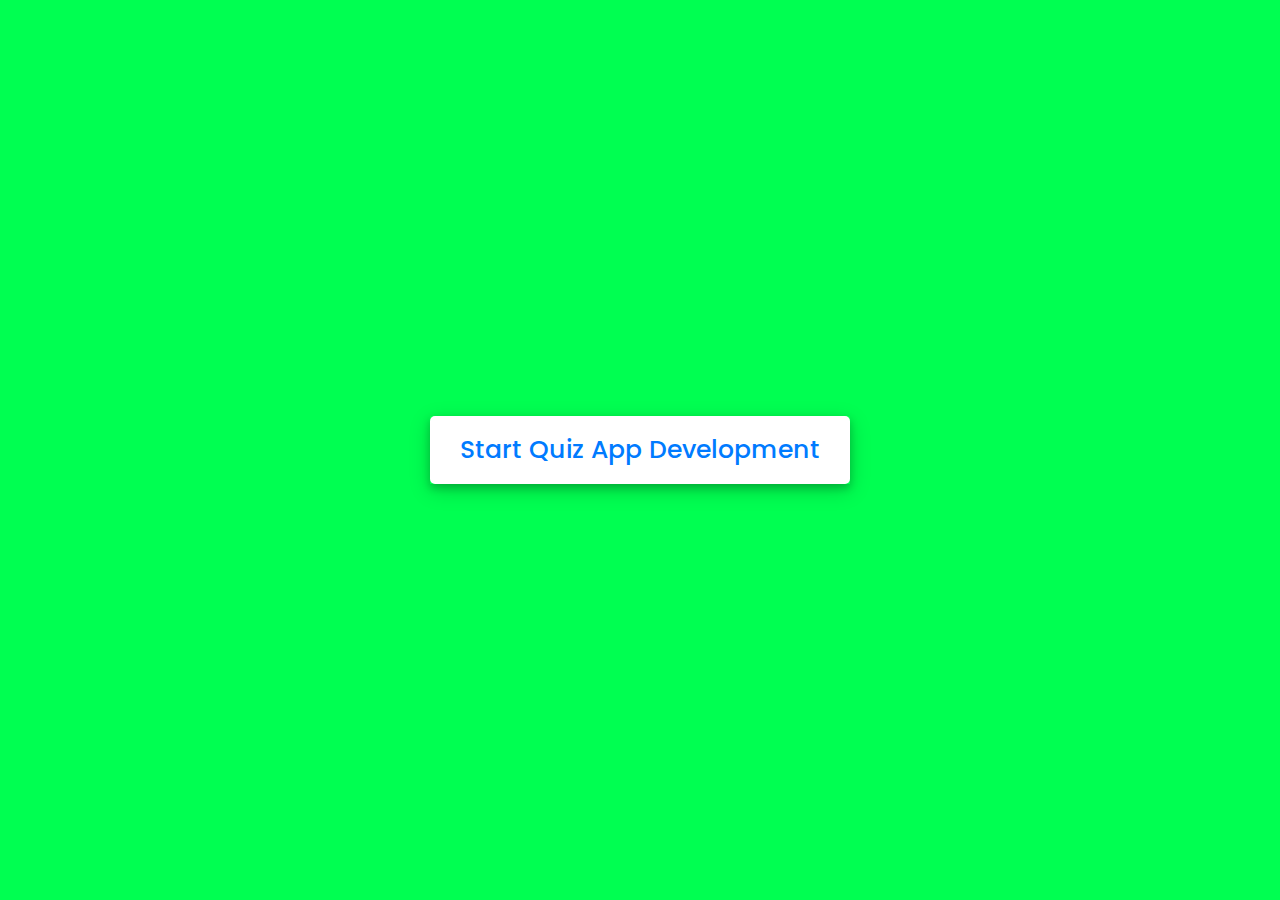
<file: quiz_webpage/app.html>
<!DOCTYPE html>

<!DOCTYPE html>
<html lang="en">
<head>
    <meta charset="UTF-8">
    <meta name="viewport" content="width=device-width, initial-scale=1.0">
    <title>  self-Learning Quiz App </title>
    <link rel="stylesheet" href="app.css">
    <!-- FontAweome CDN Link for Icons -->
    <link rel="stylesheet" href="https://cdnjs.cloudflare.com/ajax/libs/font-awesome/5.15.3/css/all.min.css"/>
</head>
<body>
    <!-- start Quiz button -->
    <div class="start_btn"><button>Start Quiz App Development</button></div>

    <!-- Info Box -->
    <div class="info_box">
        <div class="info-title"><span>Some Rules of this Quiz</span></div>
        <div class="info-list">
            <div class="info">1. You will have only <span>15 seconds</span> per each question.</div>
            <div class="info">2. Once you select your answer, it can't be undone.</div>
            <div class="info">3. You can't select any option once time goes off.</div>
            <div class="info">4. You can't exit from the Quiz while you're playing.</div>
            <div class="info">5. You'll get points on the basis of your correct answers.</div>
        </div>
        <div class="buttons">
            <button class="quit">Exit Quiz</button>
            <button class="restart">Continue</button>
        </div>
    </div>

    <!-- Quiz Box -->
    <div class="quiz_box">
        <header>
            <div class="title">self-learning Quiz Application</div>
            <div class="timer">
                <div class="time_left_txt">Time Left</div>
                <div class="timer_sec">15</div>
            </div>
            <div class="time_line"></div>
        </header>
        <section>
            <div class="que_text">
                <!-- Here I've inserted question from JavaScript -->
            </div>
            <div class="option_list">
                <!-- Here I've inserted options from JavaScript -->
            </div>
        </section>

        <!-- footer of Quiz Box -->
        <footer>
            <div class="total_que">
                <!-- Here I've inserted Question Count Number from JavaScript -->
            </div>
            <button class="next_btn">Next Que</button>
        </footer>
    </div>

    <!-- Result Box -->
    <div class="result_box">
        <div class="icon">
            <i class="fas fa-crown"></i>
        </div>
        <div class="complete_text">You've completed the Quiz!</div>
        <div class="score_text">
            <!-- Here I've inserted Score Result from JavaScript -->
        </div>
        <div class="buttons">
            <button class="restart">Replay Quiz</button>
            <button class="quit">Quit Quiz</button>
        </div>
    </div>

    <!-- Inside this JavaScript file I've inserted Questions and Options only -->
    <script src="app.js"></script>

   

</body>
</html>
</html>
</file>
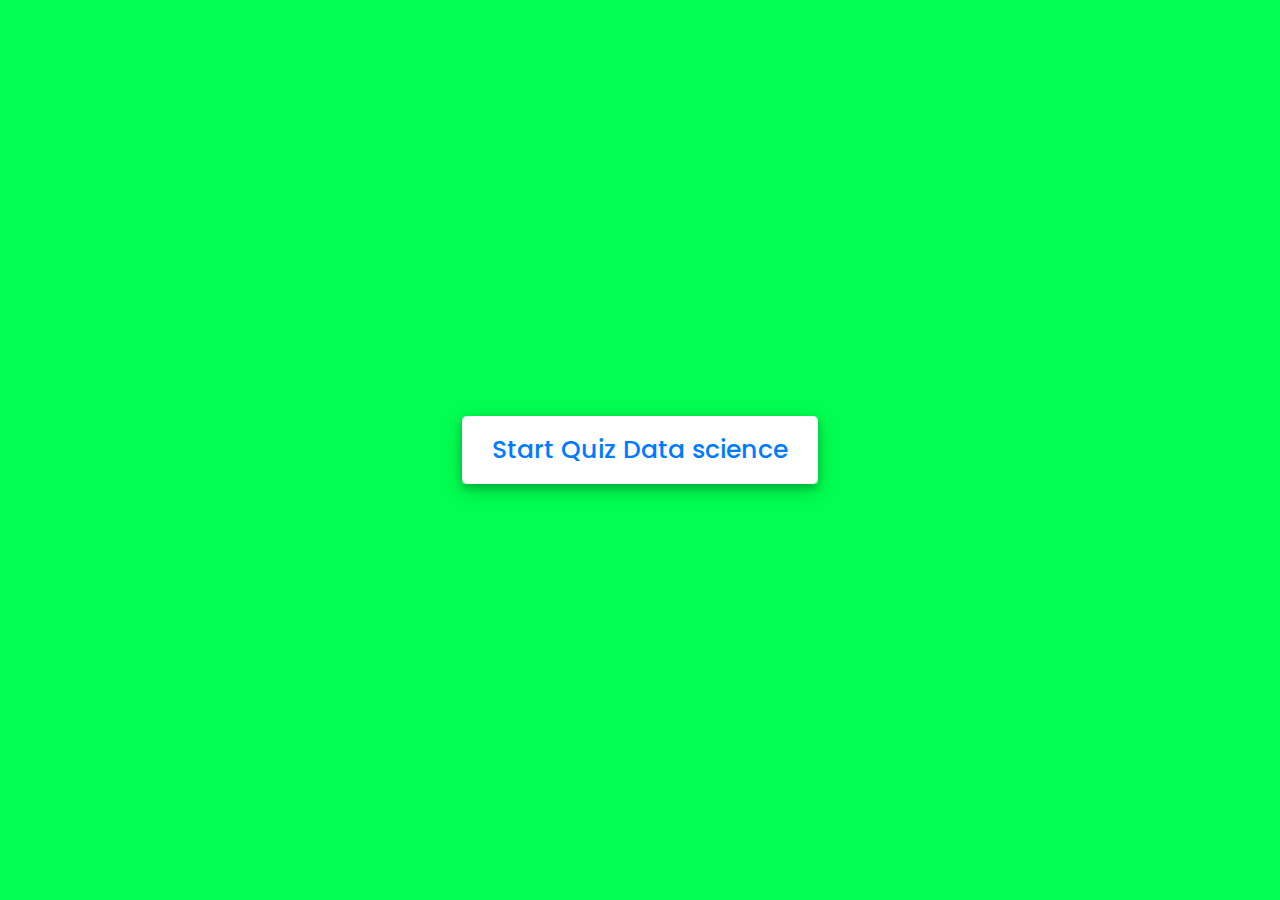
<file: quiz_webpage/datascience.html>
<!DOCTYPE html>
<!-- Created By CodingNepal - www.codingnepalweb.com -->
<!DOCTYPE html>
<html lang="en">
<head>
    <meta charset="UTF-8">
    <meta name="viewport" content="width=device-width, initial-scale=1.0">
    <title>  self-Learning Quiz App </title>
    <link rel="stylesheet" href="datascience.css">
    <!-- FontAweome CDN Link for Icons -->
    <link rel="stylesheet" href="https://cdnjs.cloudflare.com/ajax/libs/font-awesome/5.15.3/css/all.min.css"/>
</head>
<body>
    <!-- start Quiz button -->
    <div class="start_btn"><button>Start Quiz Data science</button></div>

    <!-- Info Box -->
    <div class="info_box">
        <div class="info-title"><span>Some Rules of this Quiz</span></div>
        <div class="info-list">
            <div class="info">1. You will have only <span>15 seconds</span> per each question.</div>
            <div class="info">2. Once you select your answer, it can't be undone.</div>
            <div class="info">3. You can't select any option once time goes off.</div>
            <div class="info">4. You can't exit from the Quiz while you're playing.</div>
            <div class="info">5. You'll get points on the basis of your correct answers.</div>
        </div>
        <div class="buttons">
            <button class="quit">Exit Quiz</button>
            <button class="restart">Continue</button>
        </div>
    </div>

    <!-- Quiz Box -->
    <div class="quiz_box">
        <header>
            <div class="title">self-learning Quiz Application</div>
            <div class="timer">
                <div class="time_left_txt">Time Left</div>
                <div class="timer_sec">15</div>
            </div>
            <div class="time_line"></div>
        </header>
        <section>
            <div class="que_text">
                <!-- Here I've inserted question from JavaScript -->
            </div>
            <div class="option_list">
                <!-- Here I've inserted options from JavaScript -->
            </div>
        </section>

        <!-- footer of Quiz Box -->
        <footer>
            <div class="total_que">
                <!-- Here I've inserted Question Count Number from JavaScript -->
            </div>
            <button class="next_btn">Next Que</button>
        </footer>
    </div>

    <!-- Result Box -->
    <div class="result_box">
        <div class="icon">
            <i class="fas fa-crown"></i>
        </div>
        <div class="complete_text">You've completed the Quiz!</div>
        <div class="score_text">
            <!-- Here I've inserted Score Result from JavaScript -->
        </div>
        <div class="buttons">
            <button class="restart">Replay Quiz</button>
            <button class="quit">Quit Quiz</button>
        </div>
    </div>

    <!-- Inside this JavaScript file I've inserted Questions and Options only -->
    <script src="datascience.js"></script>

   

</body>
</html>
</html>
</file>
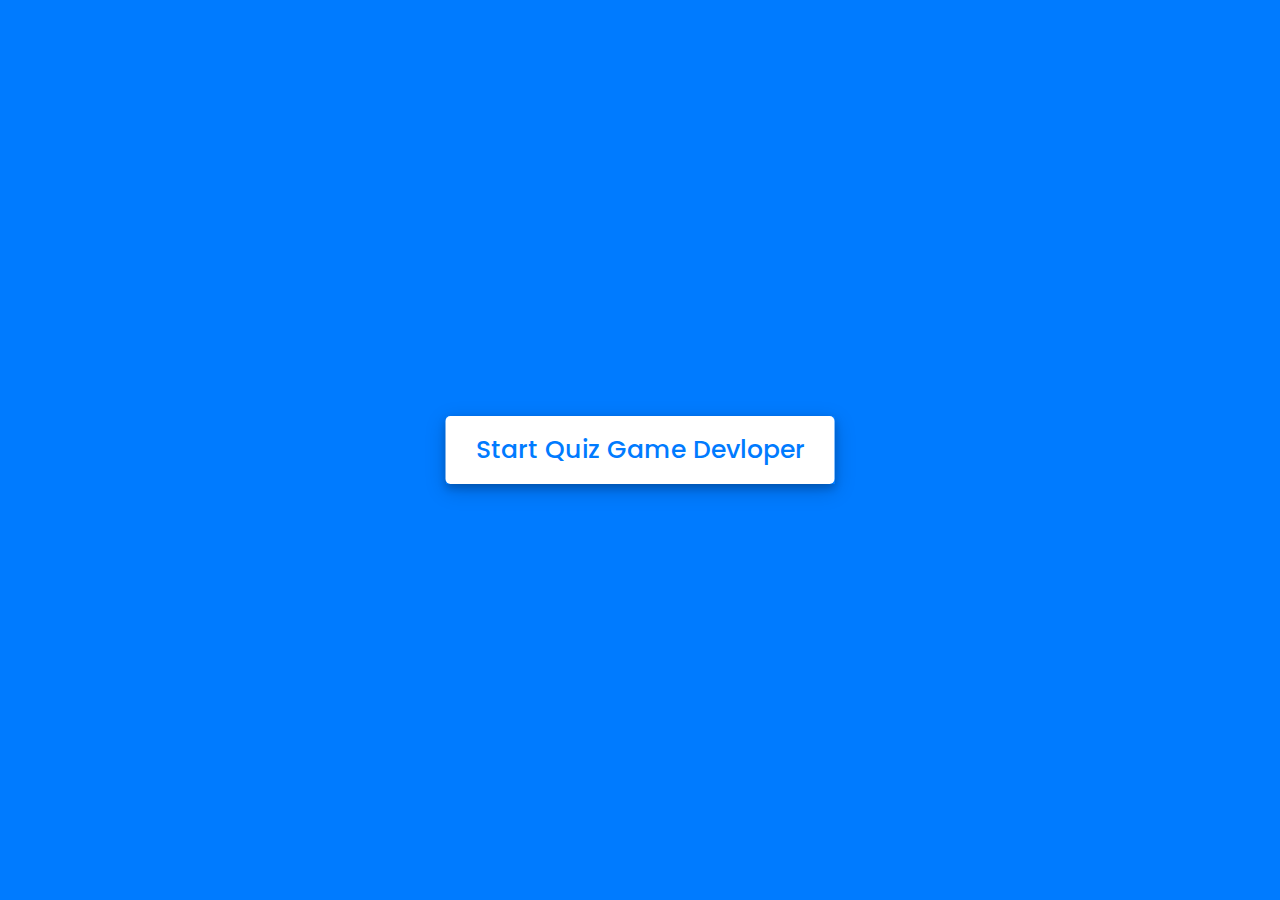
<file: quiz_webpage/game.html>
<!DOCTYPE html>

<!DOCTYPE html>
<html lang="en">
<head>
    <meta charset="UTF-8">
    <meta name="viewport" content="width=device-width, initial-scale=1.0">
    <title>self-learning</title>
    <link rel="stylesheet" href="game.css">
    <!-- FontAweome CDN Link for Icons -->
    <link rel="stylesheet" href="https://cdnjs.cloudflare.com/ajax/libs/font-awesome/5.15.3/css/all.min.css"/>
</head>
<body>
    <!-- start Quiz button -->
    <div class="start_btn"><button>Start Quiz Game Devloper</button></div>

    <!-- Info Box -->
    <div class="info_box">
        <div class="info-title"><span>Some Rules of this Quiz</span></div>
        <div class="info-list">
            <div class="info">1. You will have only <span>15 seconds</span> per each question.</div>
            <div class="info">2. Once you select your answer, it can't be undone.</div>
            <div class="info">3. You can't select any option once time goes off.</div>
            <div class="info">4. You can't exit from the Quiz while you're playing.</div>
            <div class="info">5. You'll get points on the basis of your correct answers.</div>
        </div>
        <div class="buttons">
            <button class="quit">Exit Quiz</button>
            <button class="restart">Continue</button>
        </div>
    </div>

    <!-- Quiz Box -->
    <div class="quiz_box">
        <header>
            <div class="title">self-Learning Quiz Application</div>
            <div class="timer">
                <div class="time_left_txt">Time Left</div>
                <div class="timer_sec">15</div>
            </div>
            <div class="time_line"></div>
        </header>
        <section>
            <div class="que_text">
                <!-- Here I've inserted question from JavaScript -->
            </div>
            <div class="option_list">
                <!-- Here I've inserted options from JavaScript -->
            </div>
        </section>

        <!-- footer of Quiz Box -->
        <footer>
            <div class="total_que">
                <!-- Here I've inserted Question Count Number from JavaScript -->
            </div>
            <button class="next_btn">Next Que</button>
        </footer>
    </div>

    <!-- Result Box -->
    <div class="result_box">
        <div class="icon">
            <i class="fas fa-crown"></i>
        </div>
        <div class="complete_text">You've completed the Quiz!</div>
        <div class="score_text">
            <!-- Here I've inserted Score Result from JavaScript -->
        </div>
        <div class="buttons">
            <button class="restart">Replay Quiz</button>
            <button class="quit">Quit Quiz</button>
        </div>
    </div>

    <!-- Inside this JavaScript file I've inserted Questions and Options only -->
    <script src="game.js"></script>

    

</body>
</html>
</html>
</file>
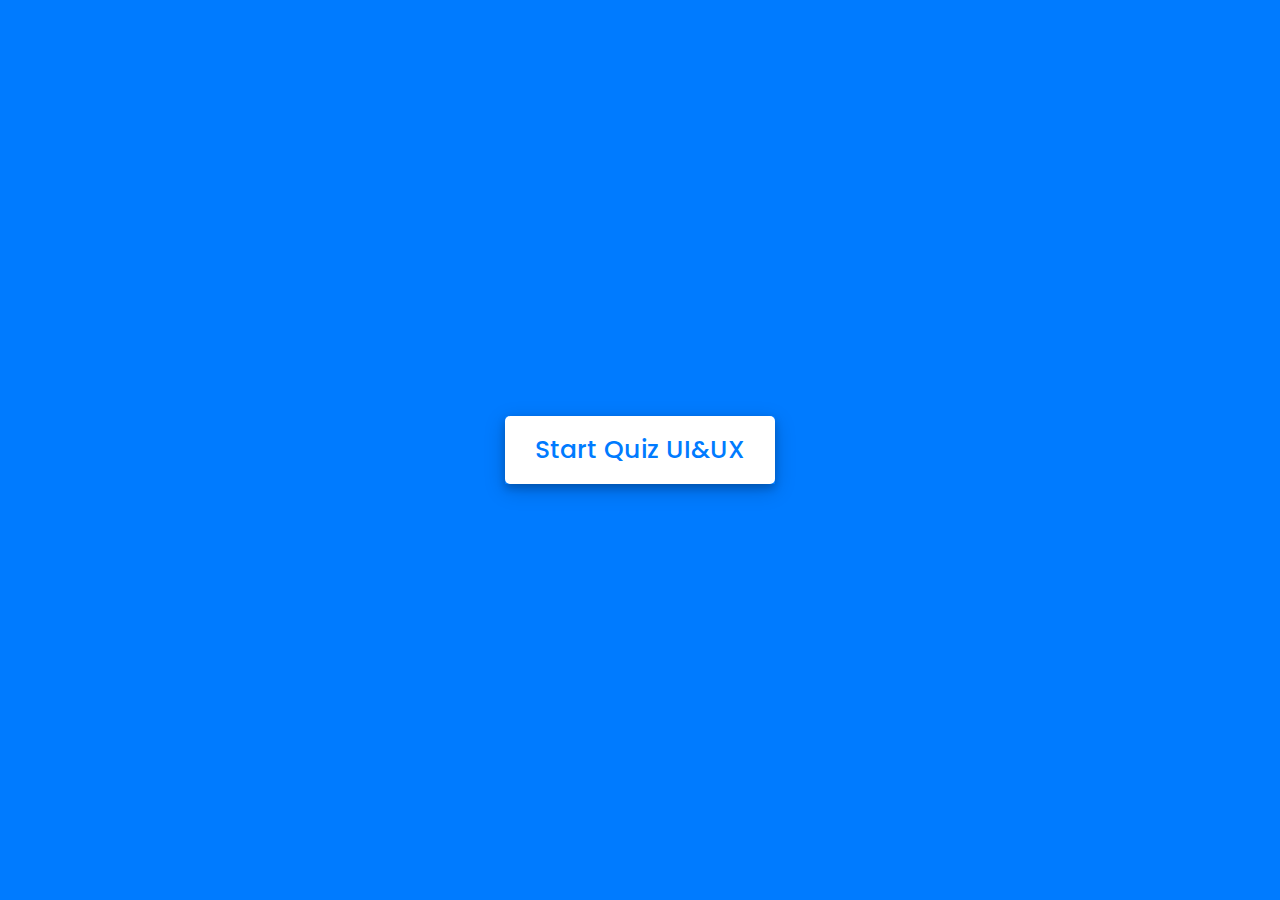
<file: quiz_webpage/ui&ux.html>
<!DOCTYPE html>
<!-- Created By CodingNepal - www.codingnepalweb.com -->
<!DOCTYPE html>
<html lang="en">
<head>
    <meta charset="UTF-8">
    <meta name="viewport" content="width=device-width, initial-scale=1.0">
    <title>  self-Learning Quiz App </title>
    <link rel="stylesheet" href="ui&ux.css">
    <!-- FontAweome CDN Link for Icons -->
    <link rel="stylesheet" href="https://cdnjs.cloudflare.com/ajax/libs/font-awesome/5.15.3/css/all.min.css"/>
</head>
<body>
    <!-- start Quiz button -->
    <div class="start_btn"><button>Start Quiz UI&UX</button></div>

    <!-- Info Box -->
    <div class="info_box">
        <div class="info-title"><span>Some Rules of this Quiz</span></div>
        <div class="info-list">
            <div class="info">1. You will have only <span>15 seconds</span> per each question.</div>
            <div class="info">2. Once you select your answer, it can't be undone.</div>
            <div class="info">3. You can't select any option once time goes off.</div>
            <div class="info">4. You can't exit from the Quiz while you're playing.</div>
            <div class="info">5. You'll get points on the basis of your correct answers.</div>
        </div>
        <div class="buttons">
            <button class="quit">Exit Quiz</button>
            <button class="restart">Continue</button>
        </div>
    </div>

    <!-- Quiz Box -->
    <div class="quiz_box">
        <header>
            <div class="title">self-learning Quiz Application</div>
            <div class="timer">
                <div class="time_left_txt">Time Left</div>
                <div class="timer_sec">15</div>
            </div>
            <div class="time_line"></div>
        </header>
        <section>
            <div class="que_text">
                <!-- Here I've inserted question from JavaScript -->
            </div>
            <div class="option_list">
                <!-- Here I've inserted options from JavaScript -->
            </div>
        </section>

        <!-- footer of Quiz Box -->
        <footer>
            <div class="total_que">
                <!-- Here I've inserted Question Count Number from JavaScript -->
            </div>
            <button class="next_btn">Next Que</button>
        </footer>
    </div>

    <!-- Result Box -->
    <div class="result_box">
        <div class="icon">
            <i class="fas fa-crown"></i>
        </div>
        <div class="complete_text">You've completed the Quiz!</div>
        <div class="score_text">
            <!-- Here I've inserted Score Result from JavaScript -->
        </div>
        <div class="buttons">
            <button class="restart">Replay Quiz</button>
            <button class="quit">Quit Quiz</button>
        </div>
    </div>

    <!-- Inside this JavaScript file I've inserted Questions and Options only -->
    <script src="ui&ux.js"></script>

   

</body>
</html>
</html>
</file>
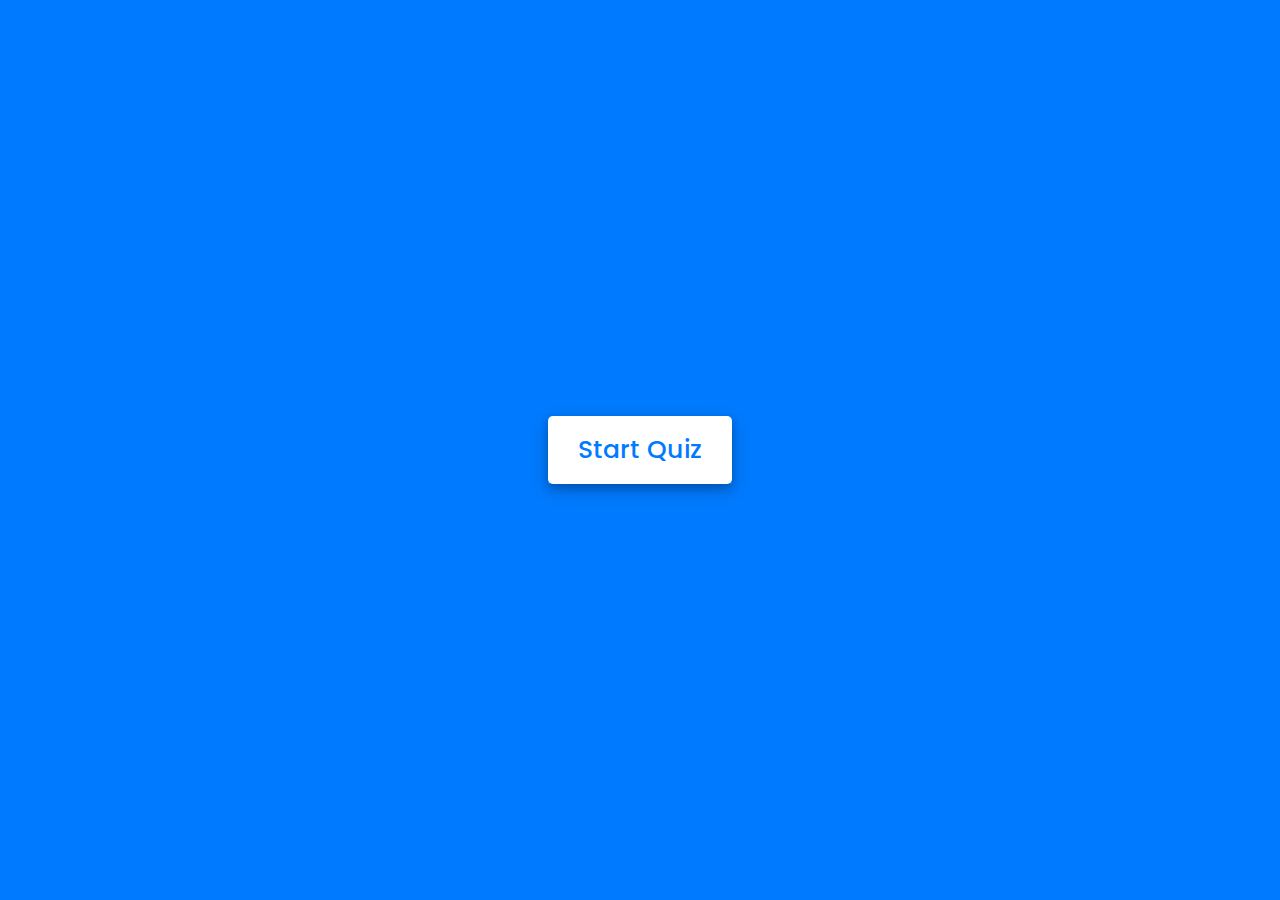
<file: quiz_webpage/web.html>
<!DOCTYPE html>
<!-- Created By CodingNepal - www.codingnepalweb.com -->
<!DOCTYPE html>
<html lang="en">
<head>
    <meta charset="UTF-8">
    <meta name="viewport" content="width=device-width, initial-scale=1.0">
    <title>Awesome Quiz App | CodingNepal</title>
    <link rel="stylesheet" href="web.css">
    <!-- FontAweome CDN Link for Icons -->
    <link rel="stylesheet" href="https://cdnjs.cloudflare.com/ajax/libs/font-awesome/5.15.3/css/all.min.css"/>
</head>
<body>
    <!-- start Quiz button -->
    <div class="start_btn"><button>Start Quiz</button></div>

    <!-- Info Box -->
    <div class="info_box">
        <div class="info-title"><span>Some Rules of this Quiz</span></div>
        <div class="info-list">
            <div class="info">1. You will have only <span>15 seconds</span> per each question.</div>
            <div class="info">2. Once you select your answer, it can't be undone.</div>
            <div class="info">3. You can't select any option once time goes off.</div>
            <div class="info">4. You can't exit from the Quiz while you're playing.</div>
            <div class="info">5. You'll get points on the basis of your correct answers.</div>
        </div>
        <div class="buttons">
            <button class="quit">Exit Quiz</button>
            <button class="restart">Continue</button>
        </div>
    </div>

    <!-- Quiz Box -->
    <div class="quiz_box">
        <header>
            <div class="title">Awesome Quiz Application</div>
            <div class="timer">
                <div class="time_left_txt">Time Left</div>
                <div class="timer_sec">15</div>
            </div>
            <div class="time_line"></div>
        </header>
        <section>
            <div class="que_text">
                <!-- Here I've inserted question from JavaScript -->
            </div>
            <div class="option_list">
                <!-- Here I've inserted options from JavaScript -->
            </div>
        </section>

        <!-- footer of Quiz Box -->
        <footer>
            <div class="total_que">
                <!-- Here I've inserted Question Count Number from JavaScript -->
            </div>
            <button class="next_btn">Next Que</button>
        </footer>
    </div>

    <!-- Result Box -->
    <div class="result_box">
        <div class="icon">
            <i class="fas fa-crown"></i>
        </div>
        <div class="complete_text">You've completed the Quiz!</div>
        <div class="score_text">
            <!-- Here I've inserted Score Result from JavaScript -->
        </div>
        <div class="buttons">
            <button class="restart">Replay Quiz</button>
            <button class="quit">Quit Quiz</button>
        </div>
    </div>

    <!-- Inside this JavaScript file I've inserted Questions and Options only -->
    <script src="web.js"></script>

    

</body>
</html>
</html>
</file>
<file: login-page/style.css>
*, *::after, *::before {
	margin: 0;
	padding: 0;
	box-sizing: border-box;
	user-select: none;
  }
  
  /* Generic */
  body {
	width: 100%;
	height: 100vh;
	display: flex;
	justify-content: center;
	align-items: center;
	font-family: "Montserrat", sans-serif;
	font-size: 12px;
	background-color: #ecf0f3;
	color: #a0a5a8;
  }
  
  /**/
  .main {
	position: relative;
	width: 1000px;
	min-width: 1000px;
	min-height: 600px;
	height: 600px;
	padding: 25px;
	background-color: #ecf0f3;
	box-shadow: 10px 10px 10px #d1d9e6, -10px -10px 10px #f9f9f9;
	border-radius: 12px;
	overflow: hidden;
  }
  @media (max-width: 1200px) {
	.main {
	  transform: scale(0.7);
	}
  }
  @media (max-width: 1000px) {
	.main {
	  transform: scale(0.6);
	}
  }
  @media (max-width: 800px) {
	.main {
	  transform: scale(0.5);
	}
  }
  @media (max-width: 600px) {
	.main {
	  transform: scale(0.4);
	}
  }
  
  .container {
	display: flex;
	justify-content: center;
	align-items: center;
	position: absolute;
	top: 0;
	width: 600px;
	height: 100%;
	padding: 25px;
	background-color: #ecf0f3;
	transition: 1.25s;
  }
  
  .form {
	display: flex;
	justify-content: center;
	align-items: center;
	flex-direction: column;
	width: 100%;
	height: 100%;
  }
  .form__icon {
	object-fit: contain;
	width: 30px;
	margin: 0 5px;
	opacity: 0.5;
	transition: 0.15s;
  }
  .form__icon:hover {
	opacity: 1;
	transition: 0.15s;
	cursor: pointer;
  }
  .form__input {
	width: 350px;
	height: 40px;
	margin: 4px 0;
	padding-left: 25px;
	font-size: 13px;
	letter-spacing: 0.15px;
	border: none;
	outline: none;
	font-family: "Montserrat", sans-serif;
	background-color: #ecf0f3;
	transition: 0.25s ease;
	border-radius: 8px;
	box-shadow: inset 2px 2px 4px #d1d9e6, inset -2px -2px 4px #f9f9f9;
  }
  .form__input:focus {
	box-shadow: inset 4px 4px 4px #d1d9e6, inset -4px -4px 4px #f9f9f9;
  }
  .form__span {
	margin-top: 30px;
	margin-bottom: 12px;
  }
  .form__link {
	color: #181818;
	font-size: 15px;
	margin-top: 25px;
	border-bottom: 1px solid #a0a5a8;
	line-height: 2;
  }
  
  .title {
	font-size: 34px;
	font-weight: 700;
	line-height: 3;
	color: #181818;
  }
  
  .description {
	font-size: 14px;
	letter-spacing: 0.25px;
	text-align: center;
	line-height: 1.6;
  }
  
  .button {
	width: 180px;
	height: 50px;
	border-radius: 25px;
	margin-top: 50px;
	font-weight: 700;
	font-size: 14px;
	letter-spacing: 1.15px;
	background-color: #4B70E2;
	color: #f9f9f9;
	box-shadow: 8px 8px 16px #d1d9e6, -8px -8px 16px #f9f9f9;
	border: none;
	outline: none;
  }
  
  /**/
  .a-container {
	z-index: 100;
	left: calc(100% - 600px );
  }
  
  .b-container {
	left: calc(100% - 600px );
	z-index: 0;
  }
  
  .switch {
	display: flex;
	justify-content: center;
	align-items: center;
	position: absolute;
	top: 0;
	left: 0;
	height: 100%;
	width: 400px;
	padding: 50px;
	z-index: 200;
	transition: 1.25s;
	background-color: #ecf0f3;
	overflow: hidden;
	box-shadow: 4px 4px 10px #d1d9e6, -4px -4px 10px #f9f9f9;
  }
  .switch__circle {
	position: absolute;
	width: 500px;
	height: 500px;
	border-radius: 50%;
	background-color: #ecf0f3;
	box-shadow: inset 8px 8px 12px #d1d9e6, inset -8px -8px 12px #f9f9f9;
	bottom: -60%;
	left: -60%;
	transition: 1.25s;
  }
  .switch__circle--t {
	top: -30%;
	left: 60%;
	width: 300px;
	height: 300px;
  }
  .switch__container {
	display: flex;
	justify-content: center;
	align-items: center;
	flex-direction: column;
	position: absolute;
	width: 400px;
	padding: 50px 55px;
	transition: 1.25s;
  }
  .switch__button {
	cursor: pointer;
  }
  .switch__button:hover {
	box-shadow: 6px 6px 10px #d1d9e6, -6px -6px 10px #f9f9f9;
	transform: scale(0.985);
	transition: 0.25s;
  }
  .switch__button:active, .switch__button:focus {
	box-shadow: 2px 2px 6px #d1d9e6, -2px -2px 6px #f9f9f9;
	transform: scale(0.97);
	transition: 0.25s;
  }
  
  /**/
  .is-txr {
	left: calc(100% - 400px );
	transition: 1.25s;
	transform-origin: left;
  }
  
  .is-txl {
	left: 0;
	transition: 1.25s;
	transform-origin: right;
  }
  
  .is-z200 {
	z-index: 200;
	transition: 1.25s;
  }
  
  .is-hidden {
	visibility: hidden;
	opacity: 0;
	position: absolute;
	transition: 1.25s;
  }
  
  .is-gx {
	animation: is-gx 1.25s;
  }
  
  @keyframes is-gx {
	0%, 10%, 100% {
	  width: 400px;
	}
	30%, 50% {
	  width: 500px;
	}
  }
</file>
<file: css/style.css>
/********** Template CSS **********/
:root {
    --primary: #06BBCC;
    --light: #F0FBFC;
    --dark: #181d38;
}

.fw-medium {
    font-weight: 600 !important;
}

.fw-semi-bold {
    font-weight: 700 !important;
}

.back-to-top {
    position: fixed;
    display: none;
    right: 45px;
    bottom: 45px;
    z-index: 99;
}


/*** Spinner ***/
#spinner {
    opacity: 0;
    visibility: hidden;
    transition: opacity .5s ease-out, visibility 0s linear .5s;
    z-index: 99999;
}

#spinner.show {
    transition: opacity .5s ease-out, visibility 0s linear 0s;
    visibility: visible;
    opacity: 1;
}


/*** Button ***/
.btn {
    font-family: 'Nunito', sans-serif;
    font-weight: 600;
    transition: .5s;
}

.btn.btn-primary,
.btn.btn-secondary {
    color: #FFFFFF;
}

.btn-square {
    width: 38px;
    height: 38px;
}

.btn-sm-square {
    width: 32px;
    height: 32px;
}

.btn-lg-square {
    width: 48px;
    height: 48px;
}

.btn-square,
.btn-sm-square,
.btn-lg-square {
    padding: 0;
    display: flex;
    align-items: center;
    justify-content: center;
    font-weight: normal;
    border-radius: 0px;
}


/*** Navbar ***/
.navbar .dropdown-toggle::after {
    border: none;
    content: "\f107";
    font-family: "Font Awesome 5 Free";
    font-weight: 900;
    vertical-align: middle;
    margin-left: 8px;
}

.navbar-light .navbar-nav .nav-link {
    margin-right: 30px;
    padding: 25px 0;
    color: #FFFFFF;
    font-size: 15px;
    text-transform: uppercase;
    outline: none;
}

.navbar-light .navbar-nav .nav-link:hover,
.navbar-light .navbar-nav .nav-link.active {
    color: var(--primary);
}

@media (max-width: 991.98px) {
    .navbar-light .navbar-nav .nav-link  {
        margin-right: 0;
        padding: 10px 0;
    }

    .navbar-light .navbar-nav {
        border-top: 1px solid #EEEEEE;
    }
}

.navbar-light .navbar-brand,
.navbar-light a.btn {
    height: 75px;
}

.navbar-light .navbar-nav .nav-link {
    color: var(--dark);
    font-weight: 500;
}

.navbar-light.sticky-top {
    top: -100px;
    transition: .5s;
}

@media (min-width: 992px) {
    .navbar .nav-item .dropdown-menu {
        display: block;
        margin-top: 0;
        opacity: 0;
        visibility: hidden;
        transition: .5s;
    }

    .navbar .dropdown-menu.fade-down {
        top: 100%;
        transform: rotateX(-75deg);
        transform-origin: 0% 0%;
    }

    .navbar .nav-item:hover .dropdown-menu {
        top: 100%;
        transform: rotateX(0deg);
        visibility: visible;
        transition: .5s;
        opacity: 1;
    }
}


/*** Header carousel ***/
@media (max-width: 768px) {
    .header-carousel .owl-carousel-item {
        position: relative;
        min-height: 500px;
    }
    
    .header-carousel .owl-carousel-item img {
        position: absolute;
        width: 100%;
        height: 100%;
        object-fit: cover;
    }
}

.header-carousel .owl-nav {
    position: absolute;
    top: 50%;
    right: 8%;
    transform: translateY(-50%);
    display: flex;
    flex-direction: column;
}

.header-carousel .owl-nav .owl-prev,
.header-carousel .owl-nav .owl-next {
    margin: 7px 0;
    width: 45px;
    height: 45px;
    display: flex;
    align-items: center;
    justify-content: center;
    color: #FFFFFF;
    background: transparent;
    border: 1px solid #FFFFFF;
    font-size: 22px;
    transition: .5s;
}

.header-carousel .owl-nav .owl-prev:hover,
.header-carousel .owl-nav .owl-next:hover {
    background: var(--primary);
    border-color: var(--primary);
}

.page-header {
    background: linear-gradient(rgba(24, 29, 56, .7), rgba(24, 29, 56, .7)), url(../img/Banner.png);
    background-position: center center;
    background-repeat: no-repeat;
    background-size: cover;
}

.page-header-inner {
    background: rgba(15, 23, 43, .7);
}

.breadcrumb-item + .breadcrumb-item::before {
    color: var(--light);
}


/*** Section Title ***/
.section-title {
    position: relative;
    display: inline-block;
    text-transform: uppercase;
}

.section-title::before {
    position: absolute;
    content: "";
    width: calc(100% + 80px);
    height: 2px;
    top: 4px;
    left: -40px;
    background: var(--primary);
    z-index: -1;
}

.section-title::after {
    position: absolute;
    content: "";
    width: calc(100% + 120px);
    height: 2px;
    bottom: 5px;
    left: -60px;
    background: var(--primary);
    z-index: -1;
}

.section-title.text-start::before {
    width: calc(100% + 40px);
    left: 0;
}

.section-title.text-start::after {
    width: calc(100% + 60px);
    left: 0;
}


/*** Service ***/
.service-item {
    background: var(--light);
    transition: .5s;
}

.service-item:hover {
    margin-top: -10px;
    background: var(--primary);
}

.service-item * {
    transition: .5s;
}

.service-item:hover * {
    color: var(--light) !important;
}


/*** Categories & Courses ***/
.category img,
.course-item img {
    transition: .5s;
}

.category a:hover img,
.course-item:hover img {
    transform: scale(1.1);
}


/*** Team ***/
.team-item img {
    transition: .5s;
}

.team-item:hover img {
    transform: scale(1.1);
}


/*** Testimonial ***/
.testimonial-carousel::before {
    position: absolute;
    content: "";
    top: 0;
    left: 0;
    height: 100%;
    width: 0;
    background: linear-gradient(to right, rgba(255, 255, 255, 1) 0%, rgba(255, 255, 255, 0) 100%);
    z-index: 1;
}

.testimonial-carousel::after {
    position: absolute;
    content: "";
    top: 0;
    right: 0;
    height: 100%;
    width: 0;
    background: linear-gradient(to left, rgba(255, 255, 255, 1) 0%, rgba(255, 255, 255, 0) 100%);
    z-index: 1;
}

@media (min-width: 768px) {
    .testimonial-carousel::before,
    .testimonial-carousel::after {
        width: 200px;
    }
}

@media (min-width: 992px) {
    .testimonial-carousel::before,
    .testimonial-carousel::after {
        width: 300px;
    }
}

.testimonial-carousel .owl-item .testimonial-text,
.testimonial-carousel .owl-item.center .testimonial-text * {
    transition: .5s;
}

.testimonial-carousel .owl-item.center .testimonial-text {
    background: var(--primary) !important;
}

.testimonial-carousel .owl-item.center .testimonial-text * {
    color: #FFFFFF !important;
}

.testimonial-carousel .owl-dots {
    margin-top: 24px;
    display: flex;
    align-items: flex-end;
    justify-content: center;
}

.testimonial-carousel .owl-dot {
    position: relative;
    display: inline-block;
    margin: 0 5px;
    width: 15px;
    height: 15px;
    border: 1px solid #CCCCCC;
    transition: .5s;
}

.testimonial-carousel .owl-dot.active {
    background: var(--primary);
    border-color: var(--primary);
}


/*** Footer ***/
.footer .btn.btn-social {
    margin-right: 5px;
    width: 35px;
    height: 35px;
    display: flex;
    align-items: center;
    justify-content: center;
    color: var(--light);
    font-weight: normal;
    border: 1px solid #FFFFFF;
    border-radius: 35px;
    transition: .3s;
}

.footer .btn.btn-social:hover {
    color: var(--primary);
}

.footer .btn.btn-link {
    display: block;
    margin-bottom: 5px;
    padding: 0;
    text-align: left;
    color: #FFFFFF;
    font-size: 15px;
    font-weight: normal;
    text-transform: capitalize;
    transition: .3s;
}

.footer .btn.btn-link::before {
    position: relative;
    content: "\f105";
    font-family: "Font Awesome 5 Free";
    font-weight: 900;
    margin-right: 10px;
}

.footer .btn.btn-link:hover {
    letter-spacing: 1px;
    box-shadow: none;
}

.footer .copyright {
    padding: 25px 0;
    font-size: 15px;
    border-top: 1px solid rgba(256, 256, 256, .1);
}

.footer .copyright a {
    color: var(--light);
}

.footer .footer-menu a {
    margin-right: 15px;
    padding-right: 15px;
    border-right: 1px solid rgba(255, 255, 255, .1);
}

.footer .footer-menu a:last-child {
    margin-right: 0;
    padding-right: 0;
    border-right: none;
}
</file>
<file: quiz_webpage/app.css>
/* importing google fonts */
@import url('https://fonts.googleapis.com/css2?family=Poppins:wght@200;300;400;500;600;700&display=swap');
*{
    margin: 0;
    padding: 0;
    box-sizing: border-box;
    font-family: 'Poppins', sans-serif;
}

body{
    background: #00ff51;
}

::selection{
    color: #fff;
    background: #007bff;
}

.start_btn,
.info_box,
.quiz_box,
.result_box{
    position: absolute;
    top: 50%;
    left: 50%;
    transform: translate(-50%, -50%);
    box-shadow: 0 4px 8px 0 rgba(0, 0, 0, 0.2), 
                0 6px 20px 0 rgba(0, 0, 0, 0.19);
}

.info_box.activeInfo,
.quiz_box.activeQuiz,
.result_box.activeResult{
    opacity: 1;
    z-index: 5;
    pointer-events: auto;
    transform: translate(-50%, -50%) scale(1);
}

.start_btn button{
    font-size: 25px;
    font-weight: 500;
    color: #007bff;
    padding: 15px 30px;
    outline: none;
    border: none;
    border-radius: 5px;
    background: #fff;
    cursor: pointer;
}

.info_box{
    width: 540px;
    background: #fff;
    border-radius: 5px;
    transform: translate(-50%, -50%) scale(0.9);
    opacity: 0;
    pointer-events: none;
    transition: all 0.3s ease;
}

.info_box .info-title{
    height: 60px;
    width: 100%;
    border-bottom: 1px solid lightgrey;
    display: flex;
    align-items: center;
    padding: 0 30px;
    border-radius: 5px 5px 0 0;
    font-size: 20px;
    font-weight: 600;
}

.info_box .info-list{
    padding: 15px 30px;
}

.info_box .info-list .info{
    margin: 5px 0;
    font-size: 17px;
}

.info_box .info-list .info span{
    font-weight: 600;
    color: #007bff;
}
.info_box .buttons{
    height: 60px;
    display: flex;
    align-items: center;
    justify-content: flex-end;
    padding: 0 30px;
    border-top: 1px solid lightgrey;
}

.info_box .buttons button{
    margin: 0 5px;
    height: 40px;
    width: 100px;
    font-size: 16px;
    font-weight: 500;
    cursor: pointer;
    border: none;
    outline: none;
    border-radius: 5px;
    border: 1px solid #007bff;
    transition: all 0.3s ease;
}

.quiz_box{
    width: 550px;
    background: #fff;
    border-radius: 5px;
    transform: translate(-50%, -50%) scale(0.9);
    opacity: 0;
    pointer-events: none;
    transition: all 0.3s ease;
}

.quiz_box header{
    position: relative;
    z-index: 2;
    height: 70px;
    padding: 0 30px;
    background: #fff;
    border-radius: 5px 5px 0 0;
    display: flex;
    align-items: center;
    justify-content: space-between;
    box-shadow: 0px 3px 5px 1px rgba(0,0,0,0.1);
}

.quiz_box header .title{
    font-size: 20px;
    font-weight: 600;
}

.quiz_box header .timer{
    color: #004085;
    background: #cce5ff;
    border: 1px solid #b8daff;
    height: 45px;
    padding: 0 8px;
    border-radius: 5px;
    display: flex;
    align-items: center;
    justify-content: space-between;
    width: 145px;
}

.quiz_box header .timer .time_left_txt{
    font-weight: 400;
    font-size: 17px;
    user-select: none;
}

.quiz_box header .timer .timer_sec{
    font-size: 18px;
    font-weight: 500;
    height: 30px;
    width: 45px;
    color: #fff;
    border-radius: 5px;
    line-height: 30px;
    text-align: center;
    background: #343a40;
    border: 1px solid #343a40;
    user-select: none;
}

.quiz_box header .time_line{
    position: absolute;
    bottom: 0px;
    left: 0px;
    height: 3px;
    background: #007bff;
}

section{
    padding: 25px 30px 20px 30px;
    background: #fff;
}

section .que_text{
    font-size: 25px;
    font-weight: 600;
}

section .option_list{
    padding: 20px 0px;
    display: block;   
}

section .option_list .option{
    background: aliceblue;
    border: 1px solid #84c5fe;
    border-radius: 5px;
    padding: 8px 15px;
    font-size: 17px;
    margin-bottom: 15px;
    cursor: pointer;
    transition: all 0.3s ease;
    display: flex;
    align-items: center;
    justify-content: space-between;
}

section .option_list .option:last-child{
    margin-bottom: 0px;
}

section .option_list .option:hover{
    color: #004085;
    background: #cce5ff;
    border: 1px solid #b8daff;
}

section .option_list .option.correct{
    color: #155724;
    background: #d4edda;
    border: 1px solid #c3e6cb;
}

section .option_list .option.incorrect{
    color: #721c24;
    background: #f8d7da;
    border: 1px solid #f5c6cb;
}

section .option_list .option.disabled{
    pointer-events: none;
}

section .option_list .option .icon{
    height: 26px;
    width: 26px;
    border: 2px solid transparent;
    border-radius: 50%;
    text-align: center;
    font-size: 13px;
    pointer-events: none;
    transition: all 0.3s ease;
    line-height: 24px;
}
.option_list .option .icon.tick{
    color: #23903c;
    border-color: #23903c;
    background: #d4edda;
}

.option_list .option .icon.cross{
    color: #a42834;
    background: #f8d7da;
    border-color: #a42834;
}

footer{
    height: 60px;
    padding: 0 30px;
    display: flex;
    align-items: center;
    justify-content: space-between;
    border-top: 1px solid lightgrey;
}

footer .total_que span{
    display: flex;
    user-select: none;
}

footer .total_que span p{
    font-weight: 500;
    padding: 0 5px;
}

footer .total_que span p:first-child{
    padding-left: 0px;
}

footer button{
    height: 40px;
    padding: 0 13px;
    font-size: 18px;
    font-weight: 400;
    cursor: pointer;
    border: none;
    outline: none;
    color: #fff;
    border-radius: 5px;
    background: #007bff;
    border: 1px solid #007bff;
    line-height: 10px;
    opacity: 0;
    pointer-events: none;
    transform: scale(0.95);
    transition: all 0.3s ease;
}

footer button:hover{
    background: #0263ca;
}

footer button.show{
    opacity: 1;
    pointer-events: auto;
    transform: scale(1);
}

.result_box{
    background: #fff;
    border-radius: 5px;
    display: flex;
    padding: 25px 30px;
    width: 450px;
    align-items: center;
    flex-direction: column;
    justify-content: center;
    transform: translate(-50%, -50%) scale(0.9);
    opacity: 0;
    pointer-events: none;
    transition: all 0.3s ease;
}

.result_box .icon{
    font-size: 100px;
    color: #007bff;
    margin-bottom: 10px;
}

.result_box .complete_text{
    font-size: 20px;
    font-weight: 500;
}

.result_box .score_text span{
    display: flex;
    margin: 10px 0;
    font-size: 18px;
    font-weight: 500;
}

.result_box .score_text span p{
    padding: 0 4px;
    font-weight: 600;
}

.result_box .buttons{
    display: flex;
    margin: 20px 0;
}

.result_box .buttons button{
    margin: 0 10px;
    height: 45px;
    padding: 0 20px;
    font-size: 18px;
    font-weight: 500;
    cursor: pointer;
    border: none;
    outline: none;
    border-radius: 5px;
    border: 1px solid #007bff;
    transition: all 0.3s ease;
}

.buttons button.restart{
    color: #fff;
    background: #007bff;
}

.buttons button.restart:hover{
    background: #0263ca;
}

.buttons button.quit{
    color: #007bff;
    background: #fff;
}

.buttons button.quit:hover{
    color: #fff;
    background: #007bff;
}
</file>
<file: quiz_webpage/datascience.css>
/* importing google fonts */
@import url('https://fonts.googleapis.com/css2?family=Poppins:wght@200;300;400;500;600;700&display=swap');
*{
    margin: 0;
    padding: 0;
    box-sizing: border-box;
    font-family: 'Poppins', sans-serif;
}

body{
    background: #00ff51;
}

::selection{
    color: #fff;
    background: #007bff;
}

.start_btn,
.info_box,
.quiz_box,
.result_box{
    position: absolute;
    top: 50%;
    left: 50%;
    transform: translate(-50%, -50%);
    box-shadow: 0 4px 8px 0 rgba(0, 0, 0, 0.2), 
                0 6px 20px 0 rgba(0, 0, 0, 0.19);
}

.info_box.activeInfo,
.quiz_box.activeQuiz,
.result_box.activeResult{
    opacity: 1;
    z-index: 5;
    pointer-events: auto;
    transform: translate(-50%, -50%) scale(1);
}

.start_btn button{
    font-size: 25px;
    font-weight: 500;
    color: #007bff;
    padding: 15px 30px;
    outline: none;
    border: none;
    border-radius: 5px;
    background: #fff;
    cursor: pointer;
}

.info_box{
    width: 540px;
    background: #fff;
    border-radius: 5px;
    transform: translate(-50%, -50%) scale(0.9);
    opacity: 0;
    pointer-events: none;
    transition: all 0.3s ease;
}

.info_box .info-title{
    height: 60px;
    width: 100%;
    border-bottom: 1px solid lightgrey;
    display: flex;
    align-items: center;
    padding: 0 30px;
    border-radius: 5px 5px 0 0;
    font-size: 20px;
    font-weight: 600;
}

.info_box .info-list{
    padding: 15px 30px;
}

.info_box .info-list .info{
    margin: 5px 0;
    font-size: 17px;
}

.info_box .info-list .info span{
    font-weight: 600;
    color: #007bff;
}
.info_box .buttons{
    height: 60px;
    display: flex;
    align-items: center;
    justify-content: flex-end;
    padding: 0 30px;
    border-top: 1px solid lightgrey;
}

.info_box .buttons button{
    margin: 0 5px;
    height: 40px;
    width: 100px;
    font-size: 16px;
    font-weight: 500;
    cursor: pointer;
    border: none;
    outline: none;
    border-radius: 5px;
    border: 1px solid #007bff;
    transition: all 0.3s ease;
}

.quiz_box{
    width: 550px;
    background: #fff;
    border-radius: 5px;
    transform: translate(-50%, -50%) scale(0.9);
    opacity: 0;
    pointer-events: none;
    transition: all 0.3s ease;
}

.quiz_box header{
    position: relative;
    z-index: 2;
    height: 70px;
    padding: 0 30px;
    background: #fff;
    border-radius: 5px 5px 0 0;
    display: flex;
    align-items: center;
    justify-content: space-between;
    box-shadow: 0px 3px 5px 1px rgba(0,0,0,0.1);
}

.quiz_box header .title{
    font-size: 20px;
    font-weight: 600;
}

.quiz_box header .timer{
    color: #004085;
    background: #cce5ff;
    border: 1px solid #b8daff;
    height: 45px;
    padding: 0 8px;
    border-radius: 5px;
    display: flex;
    align-items: center;
    justify-content: space-between;
    width: 145px;
}

.quiz_box header .timer .time_left_txt{
    font-weight: 400;
    font-size: 17px;
    user-select: none;
}

.quiz_box header .timer .timer_sec{
    font-size: 18px;
    font-weight: 500;
    height: 30px;
    width: 45px;
    color: #fff;
    border-radius: 5px;
    line-height: 30px;
    text-align: center;
    background: #343a40;
    border: 1px solid #343a40;
    user-select: none;
}

.quiz_box header .time_line{
    position: absolute;
    bottom: 0px;
    left: 0px;
    height: 3px;
    background: #007bff;
}

section{
    padding: 25px 30px 20px 30px;
    background: #fff;
}

section .que_text{
    font-size: 25px;
    font-weight: 600;
}

section .option_list{
    padding: 20px 0px;
    display: block;   
}

section .option_list .option{
    background: aliceblue;
    border: 1px solid #84c5fe;
    border-radius: 5px;
    padding: 8px 15px;
    font-size: 17px;
    margin-bottom: 15px;
    cursor: pointer;
    transition: all 0.3s ease;
    display: flex;
    align-items: center;
    justify-content: space-between;
}

section .option_list .option:last-child{
    margin-bottom: 0px;
}

section .option_list .option:hover{
    color: #004085;
    background: #cce5ff;
    border: 1px solid #b8daff;
}

section .option_list .option.correct{
    color: #155724;
    background: #d4edda;
    border: 1px solid #c3e6cb;
}

section .option_list .option.incorrect{
    color: #721c24;
    background: #f8d7da;
    border: 1px solid #f5c6cb;
}

section .option_list .option.disabled{
    pointer-events: none;
}

section .option_list .option .icon{
    height: 26px;
    width: 26px;
    border: 2px solid transparent;
    border-radius: 50%;
    text-align: center;
    font-size: 13px;
    pointer-events: none;
    transition: all 0.3s ease;
    line-height: 24px;
}
.option_list .option .icon.tick{
    color: #23903c;
    border-color: #23903c;
    background: #d4edda;
}

.option_list .option .icon.cross{
    color: #a42834;
    background: #f8d7da;
    border-color: #a42834;
}

footer{
    height: 60px;
    padding: 0 30px;
    display: flex;
    align-items: center;
    justify-content: space-between;
    border-top: 1px solid lightgrey;
}

footer .total_que span{
    display: flex;
    user-select: none;
}

footer .total_que span p{
    font-weight: 500;
    padding: 0 5px;
}

footer .total_que span p:first-child{
    padding-left: 0px;
}

footer button{
    height: 40px;
    padding: 0 13px;
    font-size: 18px;
    font-weight: 400;
    cursor: pointer;
    border: none;
    outline: none;
    color: #fff;
    border-radius: 5px;
    background: #007bff;
    border: 1px solid #007bff;
    line-height: 10px;
    opacity: 0;
    pointer-events: none;
    transform: scale(0.95);
    transition: all 0.3s ease;
}

footer button:hover{
    background: #0263ca;
}

footer button.show{
    opacity: 1;
    pointer-events: auto;
    transform: scale(1);
}

.result_box{
    background: #fff;
    border-radius: 5px;
    display: flex;
    padding: 25px 30px;
    width: 450px;
    align-items: center;
    flex-direction: column;
    justify-content: center;
    transform: translate(-50%, -50%) scale(0.9);
    opacity: 0;
    pointer-events: none;
    transition: all 0.3s ease;
}

.result_box .icon{
    font-size: 100px;
    color: #007bff;
    margin-bottom: 10px;
}

.result_box .complete_text{
    font-size: 20px;
    font-weight: 500;
}

.result_box .score_text span{
    display: flex;
    margin: 10px 0;
    font-size: 18px;
    font-weight: 500;
}

.result_box .score_text span p{
    padding: 0 4px;
    font-weight: 600;
}

.result_box .buttons{
    display: flex;
    margin: 20px 0;
}

.result_box .buttons button{
    margin: 0 10px;
    height: 45px;
    padding: 0 20px;
    font-size: 18px;
    font-weight: 500;
    cursor: pointer;
    border: none;
    outline: none;
    border-radius: 5px;
    border: 1px solid #007bff;
    transition: all 0.3s ease;
}

.buttons button.restart{
    color: #fff;
    background: #007bff;
}

.buttons button.restart:hover{
    background: #0263ca;
}

.buttons button.quit{
    color: #007bff;
    background: #fff;
}

.buttons button.quit:hover{
    color: #fff;
    background: #007bff;
}
</file>
<file: quiz_webpage/game.css>
/* importing google fonts */
@import url('https://fonts.googleapis.com/css2?family=Poppins:wght@200;300;400;500;600;700&display=swap');
*{
    margin: 0;
    padding: 0;
    box-sizing: border-box;
    font-family: 'Poppins', sans-serif;
}

body{
    background: #007bff;
}

::selection{
    color: #fff;
    background: #007bff;
}

.start_btn,
.info_box,
.quiz_box,
.result_box{
    position: absolute;
    top: 50%;
    left: 50%;
    transform: translate(-50%, -50%);
    box-shadow: 0 4px 8px 0 rgba(0, 0, 0, 0.2), 
                0 6px 20px 0 rgba(0, 0, 0, 0.19);
}

.info_box.activeInfo,
.quiz_box.activeQuiz,
.result_box.activeResult{
    opacity: 1;
    z-index: 5;
    pointer-events: auto;
    transform: translate(-50%, -50%) scale(1);
}

.start_btn button{
    font-size: 25px;
    font-weight: 500;
    color: #007bff;
    padding: 15px 30px;
    outline: none;
    border: none;
    border-radius: 5px;
    background: #fff;
    cursor: pointer;
}

.info_box{
    width: 540px;
    background: #fff;
    border-radius: 5px;
    transform: translate(-50%, -50%) scale(0.9);
    opacity: 0;
    pointer-events: none;
    transition: all 0.3s ease;
}

.info_box .info-title{
    height: 60px;
    width: 100%;
    border-bottom: 1px solid lightgrey;
    display: flex;
    align-items: center;
    padding: 0 30px;
    border-radius: 5px 5px 0 0;
    font-size: 20px;
    font-weight: 600;
}

.info_box .info-list{
    padding: 15px 30px;
}

.info_box .info-list .info{
    margin: 5px 0;
    font-size: 17px;
}

.info_box .info-list .info span{
    font-weight: 600;
    color: #007bff;
}
.info_box .buttons{
    height: 60px;
    display: flex;
    align-items: center;
    justify-content: flex-end;
    padding: 0 30px;
    border-top: 1px solid lightgrey;
}

.info_box .buttons button{
    margin: 0 5px;
    height: 40px;
    width: 100px;
    font-size: 16px;
    font-weight: 500;
    cursor: pointer;
    border: none;
    outline: none;
    border-radius: 5px;
    border: 1px solid #007bff;
    transition: all 0.3s ease;
}

.quiz_box{
    width: 550px;
    background: #fff;
    border-radius: 5px;
    transform: translate(-50%, -50%) scale(0.9);
    opacity: 0;
    pointer-events: none;
    transition: all 0.3s ease;
}

.quiz_box header{
    position: relative;
    z-index: 2;
    height: 70px;
    padding: 0 30px;
    background: #fff;
    border-radius: 5px 5px 0 0;
    display: flex;
    align-items: center;
    justify-content: space-between;
    box-shadow: 0px 3px 5px 1px rgba(0,0,0,0.1);
}

.quiz_box header .title{
    font-size: 20px;
    font-weight: 600;
}

.quiz_box header .timer{
    color: #004085;
    background: #cce5ff;
    border: 1px solid #b8daff;
    height: 45px;
    padding: 0 8px;
    border-radius: 5px;
    display: flex;
    align-items: center;
    justify-content: space-between;
    width: 145px;
}

.quiz_box header .timer .time_left_txt{
    font-weight: 400;
    font-size: 17px;
    user-select: none;
}

.quiz_box header .timer .timer_sec{
    font-size: 18px;
    font-weight: 500;
    height: 30px;
    width: 45px;
    color: #fff;
    border-radius: 5px;
    line-height: 30px;
    text-align: center;
    background: #343a40;
    border: 1px solid #343a40;
    user-select: none;
}

.quiz_box header .time_line{
    position: absolute;
    bottom: 0px;
    left: 0px;
    height: 3px;
    background: #007bff;
}

section{
    padding: 25px 30px 20px 30px;
    background: #fff;
}

section .que_text{
    font-size: 25px;
    font-weight: 600;
}

section .option_list{
    padding: 20px 0px;
    display: block;   
}

section .option_list .option{
    background: aliceblue;
    border: 1px solid #84c5fe;
    border-radius: 5px;
    padding: 8px 15px;
    font-size: 17px;
    margin-bottom: 15px;
    cursor: pointer;
    transition: all 0.3s ease;
    display: flex;
    align-items: center;
    justify-content: space-between;
}

section .option_list .option:last-child{
    margin-bottom: 0px;
}

section .option_list .option:hover{
    color: #004085;
    background: #cce5ff;
    border: 1px solid #b8daff;
}

section .option_list .option.correct{
    color: #155724;
    background: #d4edda;
    border: 1px solid #c3e6cb;
}

section .option_list .option.incorrect{
    color: #721c24;
    background: #f8d7da;
    border: 1px solid #f5c6cb;
}

section .option_list .option.disabled{
    pointer-events: none;
}

section .option_list .option .icon{
    height: 26px;
    width: 26px;
    border: 2px solid transparent;
    border-radius: 50%;
    text-align: center;
    font-size: 13px;
    pointer-events: none;
    transition: all 0.3s ease;
    line-height: 24px;
}
.option_list .option .icon.tick{
    color: #23903c;
    border-color: #23903c;
    background: #d4edda;
}

.option_list .option .icon.cross{
    color: #a42834;
    background: #f8d7da;
    border-color: #a42834;
}

footer{
    height: 60px;
    padding: 0 30px;
    display: flex;
    align-items: center;
    justify-content: space-between;
    border-top: 1px solid lightgrey;
}

footer .total_que span{
    display: flex;
    user-select: none;
}

footer .total_que span p{
    font-weight: 500;
    padding: 0 5px;
}

footer .total_que span p:first-child{
    padding-left: 0px;
}

footer button{
    height: 40px;
    padding: 0 13px;
    font-size: 18px;
    font-weight: 400;
    cursor: pointer;
    border: none;
    outline: none;
    color: #fff;
    border-radius: 5px;
    background: #007bff;
    border: 1px solid #007bff;
    line-height: 10px;
    opacity: 0;
    pointer-events: none;
    transform: scale(0.95);
    transition: all 0.3s ease;
}

footer button:hover{
    background: #0263ca;
}

footer button.show{
    opacity: 1;
    pointer-events: auto;
    transform: scale(1);
}

.result_box{
    background: #fff;
    border-radius: 5px;
    display: flex;
    padding: 25px 30px;
    width: 450px;
    align-items: center;
    flex-direction: column;
    justify-content: center;
    transform: translate(-50%, -50%) scale(0.9);
    opacity: 0;
    pointer-events: none;
    transition: all 0.3s ease;
}

.result_box .icon{
    font-size: 100px;
    color: #007bff;
    margin-bottom: 10px;
}

.result_box .complete_text{
    font-size: 20px;
    font-weight: 500;
}

.result_box .score_text span{
    display: flex;
    margin: 10px 0;
    font-size: 18px;
    font-weight: 500;
}

.result_box .score_text span p{
    padding: 0 4px;
    font-weight: 600;
}

.result_box .buttons{
    display: flex;
    margin: 20px 0;
}

.result_box .buttons button{
    margin: 0 10px;
    height: 45px;
    padding: 0 20px;
    font-size: 18px;
    font-weight: 500;
    cursor: pointer;
    border: none;
    outline: none;
    border-radius: 5px;
    border: 1px solid #007bff;
    transition: all 0.3s ease;
}

.buttons button.restart{
    color: #fff;
    background: #007bff;
}

.buttons button.restart:hover{
    background: #0263ca;
}

.buttons button.quit{
    color: #007bff;
    background: #fff;
}

.buttons button.quit:hover{
    color: #fff;
    background: #007bff;
}
</file>
<file: quiz_webpage/ui&ux.css>
/* importing google fonts */
@import url('https://fonts.googleapis.com/css2?family=Poppins:wght@200;300;400;500;600;700&display=swap');
*{
    margin: 0;
    padding: 0;
    box-sizing: border-box;
    font-family: 'Poppins', sans-serif;
}

body{
    background: #007bff;
}

::selection{
    color: #fff;
    background: #007bff;
}

.start_btn,
.info_box,
.quiz_box,
.result_box{
    position: absolute;
    top: 50%;
    left: 50%;
    transform: translate(-50%, -50%);
    box-shadow: 0 4px 8px 0 rgba(0, 0, 0, 0.2), 
                0 6px 20px 0 rgba(0, 0, 0, 0.19);
}

.info_box.activeInfo,
.quiz_box.activeQuiz,
.result_box.activeResult{
    opacity: 1;
    z-index: 5;
    pointer-events: auto;
    transform: translate(-50%, -50%) scale(1);
}

.start_btn button{
    font-size: 25px;
    font-weight: 500;
    color: #007bff;
    padding: 15px 30px;
    outline: none;
    border: none;
    border-radius: 5px;
    background: #fff;
    cursor: pointer;
}

.info_box{
    width: 540px;
    background: #fff;
    border-radius: 5px;
    transform: translate(-50%, -50%) scale(0.9);
    opacity: 0;
    pointer-events: none;
    transition: all 0.3s ease;
}

.info_box .info-title{
    height: 60px;
    width: 100%;
    border-bottom: 1px solid lightgrey;
    display: flex;
    align-items: center;
    padding: 0 30px;
    border-radius: 5px 5px 0 0;
    font-size: 20px;
    font-weight: 600;
}

.info_box .info-list{
    padding: 15px 30px;
}

.info_box .info-list .info{
    margin: 5px 0;
    font-size: 17px;
}

.info_box .info-list .info span{
    font-weight: 600;
    color: #007bff;
}
.info_box .buttons{
    height: 60px;
    display: flex;
    align-items: center;
    justify-content: flex-end;
    padding: 0 30px;
    border-top: 1px solid lightgrey;
}

.info_box .buttons button{
    margin: 0 5px;
    height: 40px;
    width: 100px;
    font-size: 16px;
    font-weight: 500;
    cursor: pointer;
    border: none;
    outline: none;
    border-radius: 5px;
    border: 1px solid #007bff;
    transition: all 0.3s ease;
}

.quiz_box{
    width: 550px;
    background: #fff;
    border-radius: 5px;
    transform: translate(-50%, -50%) scale(0.9);
    opacity: 0;
    pointer-events: none;
    transition: all 0.3s ease;
}

.quiz_box header{
    position: relative;
    z-index: 2;
    height: 70px;
    padding: 0 30px;
    background: #fff;
    border-radius: 5px 5px 0 0;
    display: flex;
    align-items: center;
    justify-content: space-between;
    box-shadow: 0px 3px 5px 1px rgba(0,0,0,0.1);
}

.quiz_box header .title{
    font-size: 20px;
    font-weight: 600;
}

.quiz_box header .timer{
    color: #004085;
    background: #cce5ff;
    border: 1px solid #b8daff;
    height: 45px;
    padding: 0 8px;
    border-radius: 5px;
    display: flex;
    align-items: center;
    justify-content: space-between;
    width: 145px;
}

.quiz_box header .timer .time_left_txt{
    font-weight: 400;
    font-size: 17px;
    user-select: none;
}

.quiz_box header .timer .timer_sec{
    font-size: 18px;
    font-weight: 500;
    height: 30px;
    width: 45px;
    color: #fff;
    border-radius: 5px;
    line-height: 30px;
    text-align: center;
    background: #343a40;
    border: 1px solid #343a40;
    user-select: none;
}

.quiz_box header .time_line{
    position: absolute;
    bottom: 0px;
    left: 0px;
    height: 3px;
    background: #007bff;
}

section{
    padding: 25px 30px 20px 30px;
    background: #fff;
}

section .que_text{
    font-size: 25px;
    font-weight: 600;
}

section .option_list{
    padding: 20px 0px;
    display: block;   
}

section .option_list .option{
    background: aliceblue;
    border: 1px solid #84c5fe;
    border-radius: 5px;
    padding: 8px 15px;
    font-size: 17px;
    margin-bottom: 15px;
    cursor: pointer;
    transition: all 0.3s ease;
    display: flex;
    align-items: center;
    justify-content: space-between;
}

section .option_list .option:last-child{
    margin-bottom: 0px;
}

section .option_list .option:hover{
    color: #004085;
    background: #cce5ff;
    border: 1px solid #b8daff;
}

section .option_list .option.correct{
    color: #155724;
    background: #d4edda;
    border: 1px solid #c3e6cb;
}

section .option_list .option.incorrect{
    color: #721c24;
    background: #f8d7da;
    border: 1px solid #f5c6cb;
}

section .option_list .option.disabled{
    pointer-events: none;
}

section .option_list .option .icon{
    height: 26px;
    width: 26px;
    border: 2px solid transparent;
    border-radius: 50%;
    text-align: center;
    font-size: 13px;
    pointer-events: none;
    transition: all 0.3s ease;
    line-height: 24px;
}
.option_list .option .icon.tick{
    color: #23903c;
    border-color: #23903c;
    background: #d4edda;
}

.option_list .option .icon.cross{
    color: #a42834;
    background: #f8d7da;
    border-color: #a42834;
}

footer{
    height: 60px;
    padding: 0 30px;
    display: flex;
    align-items: center;
    justify-content: space-between;
    border-top: 1px solid lightgrey;
}

footer .total_que span{
    display: flex;
    user-select: none;
}

footer .total_que span p{
    font-weight: 500;
    padding: 0 5px;
}

footer .total_que span p:first-child{
    padding-left: 0px;
}

footer button{
    height: 40px;
    padding: 0 13px;
    font-size: 18px;
    font-weight: 400;
    cursor: pointer;
    border: none;
    outline: none;
    color: #fff;
    border-radius: 5px;
    background: #007bff;
    border: 1px solid #007bff;
    line-height: 10px;
    opacity: 0;
    pointer-events: none;
    transform: scale(0.95);
    transition: all 0.3s ease;
}

footer button:hover{
    background: #0263ca;
}

footer button.show{
    opacity: 1;
    pointer-events: auto;
    transform: scale(1);
}

.result_box{
    background: #fff;
    border-radius: 5px;
    display: flex;
    padding: 25px 30px;
    width: 450px;
    align-items: center;
    flex-direction: column;
    justify-content: center;
    transform: translate(-50%, -50%) scale(0.9);
    opacity: 0;
    pointer-events: none;
    transition: all 0.3s ease;
}

.result_box .icon{
    font-size: 100px;
    color: #007bff;
    margin-bottom: 10px;
}

.result_box .complete_text{
    font-size: 20px;
    font-weight: 500;
}

.result_box .score_text span{
    display: flex;
    margin: 10px 0;
    font-size: 18px;
    font-weight: 500;
}

.result_box .score_text span p{
    padding: 0 4px;
    font-weight: 600;
}

.result_box .buttons{
    display: flex;
    margin: 20px 0;
}

.result_box .buttons button{
    margin: 0 10px;
    height: 45px;
    padding: 0 20px;
    font-size: 18px;
    font-weight: 500;
    cursor: pointer;
    border: none;
    outline: none;
    border-radius: 5px;
    border: 1px solid #007bff;
    transition: all 0.3s ease;
}

.buttons button.restart{
    color: #fff;
    background: #007bff;
}

.buttons button.restart:hover{
    background: #0263ca;
}

.buttons button.quit{
    color: #007bff;
    background: #fff;
}

.buttons button.quit:hover{
    color: #fff;
    background: #007bff;
}
</file>
<file: quiz_webpage/web.css>
/* importing google fonts */
@import url('https://fonts.googleapis.com/css2?family=Poppins:wght@200;300;400;500;600;700&display=swap');
*{
    margin: 50;
    padding: 50;
    box-sizing: border-box;
    font-family: 'Poppins', sans-serif;
}

body{
    background: #007bff;
}

::selection{
    color: #fff;
    background: #007bff;
}

.start_btn,
.info_box,
.quiz_box,
.result_box{
    position: absolute;
    top: 50%;
    left: 50%;
    transform: translate(-50%, -50%);
    box-shadow: 0 4px 8px 0 rgba(0, 0, 0, 0.2), 
                0 6px 20px 0 rgba(0, 0, 0, 0.19);
}

.info_box.activeInfo,
.quiz_box.activeQuiz,
.result_box.activeResult{
    opacity: 1;
    z-index: 5;
    pointer-events: auto;
    transform: translate(-50%, -50%) scale(1);
}

.start_btn button{
    font-size: 25px;
    font-weight: 500;
    color: #007bff;
    padding: 15px 30px;
    outline: none;
    border: none;
    border-radius: 5px;
    background: #fff;
    cursor: pointer;
}

.info_box{
    width: 540px;
    background: #fff;
    border-radius: 5px;
    transform: translate(-50%, -50%) scale(0.9);
    opacity: 0;
    pointer-events: none;
    transition: all 0.3s ease;
}

.info_box .info-title{
    height: 60px;
    width: 100%;
    border-bottom: 1px solid lightgrey;
    display: flex;
    align-items: center;
    padding: 0 30px;
    border-radius: 5px 5px 0 0;
    font-size: 20px;
    font-weight: 600;
}

.info_box .info-list{
    padding: 15px 30px;
}

.info_box .info-list .info{
    margin: 5px 0;
    font-size: 17px;
}

.info_box .info-list .info span{
    font-weight: 600;
    color: #007bff;
}
.info_box .buttons{
    height: 60px;
    display: flex;
    align-items: center;
    justify-content: flex-end;
    padding: 0 30px;
    border-top: 1px solid lightgrey;
}

.info_box .buttons button{
    margin: 0 5px;
    height: 40px;
    width: 100px;
    font-size: 16px;
    font-weight: 500;
    cursor: pointer;
    border: none;
    outline: none;
    border-radius: 5px;
    border: 1px solid #007bff;
    transition: all 0.3s ease;
}

.quiz_box{
    width: 550px;
    background: #fff;
    border-radius: 5px;
    transform: translate(-50%, -50%) scale(0.9);
    opacity: 0;
    pointer-events: none;
    transition: all 0.3s ease;
}

.quiz_box header{
    position: relative;
    z-index: 2;
    height: 70px;
    padding: 0 30px;
    background: #fff;
    border-radius: 5px 5px 0 0;
    display: flex;
    align-items: center;
    justify-content: space-between;
    box-shadow: 0px 3px 5px 1px rgba(0,0,0,0.1);
}

.quiz_box header .title{
    font-size: 20px;
    font-weight: 600;
}

.quiz_box header .timer{
    color: #004085;
    background: #cce5ff;
    border: 1px solid #b8daff;
    height: 45px;
    padding: 0 8px;
    border-radius: 5px;
    display: flex;
    align-items: center;
    justify-content: space-between;
    width: 145px;
}

.quiz_box header .timer .time_left_txt{
    font-weight: 400;
    font-size: 17px;
    user-select: none;
}

.quiz_box header .timer .timer_sec{
    font-size: 18px;
    font-weight: 500;
    height: 30px;
    width: 45px;
    color: #fff;
    border-radius: 5px;
    line-height: 30px;
    text-align: center;
    background: #343a40;
    border: 1px solid #343a40;
    user-select: none;
}

.quiz_box header .time_line{
    position: absolute;
    bottom: 0px;
    left: 0px;
    height: 3px;
    background: #007bff;
}

section{
    padding: 25px 30px 20px 30px;
    background: #fff;
}

section .que_text{
    font-size: 25px;
    font-weight: 600;
}

section .option_list{
    padding: 20px 0px;
    display: block;   
}

section .option_list .option{
    background: aliceblue;
    border: 1px solid #84c5fe;
    border-radius: 5px;
    padding: 8px 15px;
    font-size: 17px;
    margin-bottom: 15px;
    cursor: pointer;
    transition: all 0.3s ease;
    display: flex;
    align-items: center;
    justify-content: space-between;
}

section .option_list .option:last-child{
    margin-bottom: 0px;
}

section .option_list .option:hover{
    color: #004085;
    background: #cce5ff;
    border: 1px solid #b8daff;
}

section .option_list .option.correct{
    color: #155724;
    background: #d4edda;
    border: 1px solid #c3e6cb;
}

section .option_list .option.incorrect{
    color: #721c24;
    background: #f8d7da;
    border: 1px solid #f5c6cb;
}

section .option_list .option.disabled{
    pointer-events: none;
}

section .option_list .option .icon{
    height: 26px;
    width: 26px;
    border: 2px solid transparent;
    border-radius: 50%;
    text-align: center;
    font-size: 13px;
    pointer-events: none;
    transition: all 0.3s ease;
    line-height: 24px;
}
.option_list .option .icon.tick{
    color: #23903c;
    border-color: #23903c;
    background: #d4edda;
}

.option_list .option .icon.cross{
    color: #a42834;
    background: #f8d7da;
    border-color: #a42834;
}

footer{
    height: 60px;
    padding: 0 30px;
    display: flex;
    align-items: center;
    justify-content: space-between;
    border-top: 1px solid lightgrey;
}

footer .total_que span{
    display: flex;
    user-select: none;
}

footer .total_que span p{
    font-weight: 500;
    padding: 0 5px;
}

footer .total_que span p:first-child{
    padding-left: 0px;
}

footer button{
    height: 40px;
    padding: 0 13px;
    font-size: 18px;
    font-weight: 400;
    cursor: pointer;
    border: none;
    outline: none;
    color: #fff;
    border-radius: 5px;
    background: #007bff;
    border: 1px solid #007bff;
    line-height: 10px;
    opacity: 0;
    pointer-events: none;
    transform: scale(0.95);
    transition: all 0.3s ease;
}

footer button:hover{
    background: #0263ca;
}

footer button.show{
    opacity: 1;
    pointer-events: auto;
    transform: scale(1);
}

.result_box{
    background: #fff;
    border-radius: 5px;
    display: flex;
    padding: 25px 30px;
    width: 450px;
    align-items: center;
    flex-direction: column;
    justify-content: center;
    transform: translate(-50%, -50%) scale(0.9);
    opacity: 0;
    pointer-events: none;
    transition: all 0.3s ease;
}

.result_box .icon{
    font-size: 100px;
    color: #007bff;
    margin-bottom: 10px;
}

.result_box .complete_text{
    font-size: 20px;
    font-weight: 500;
}

.result_box .score_text span{
    display: flex;
    margin: 10px 0;
    font-size: 18px;
    font-weight: 500;
}

.result_box .score_text span p{
    padding: 0 4px;
    font-weight: 600;
}

.result_box .buttons{
    display: flex;
    margin: 20px 0;
}

.result_box .buttons button{
    margin: 0 10px;
    height: 45px;
    padding: 0 20px;
    font-size: 18px;
    font-weight: 500;
    cursor: pointer;
    border: none;
    outline: none;
    border-radius: 5px;
    border: 1px solid #007bff;
    transition: all 0.3s ease;
}

.buttons button.restart{
    color: #fff;
    background: #007bff;
}

.buttons button.restart:hover{
    background: #0263ca;
}

.buttons button.quit{
    color: #007bff;
    background: #fff;
}

.buttons button.quit:hover{
    color: #fff;
    background: #007bff;
}
</file>
